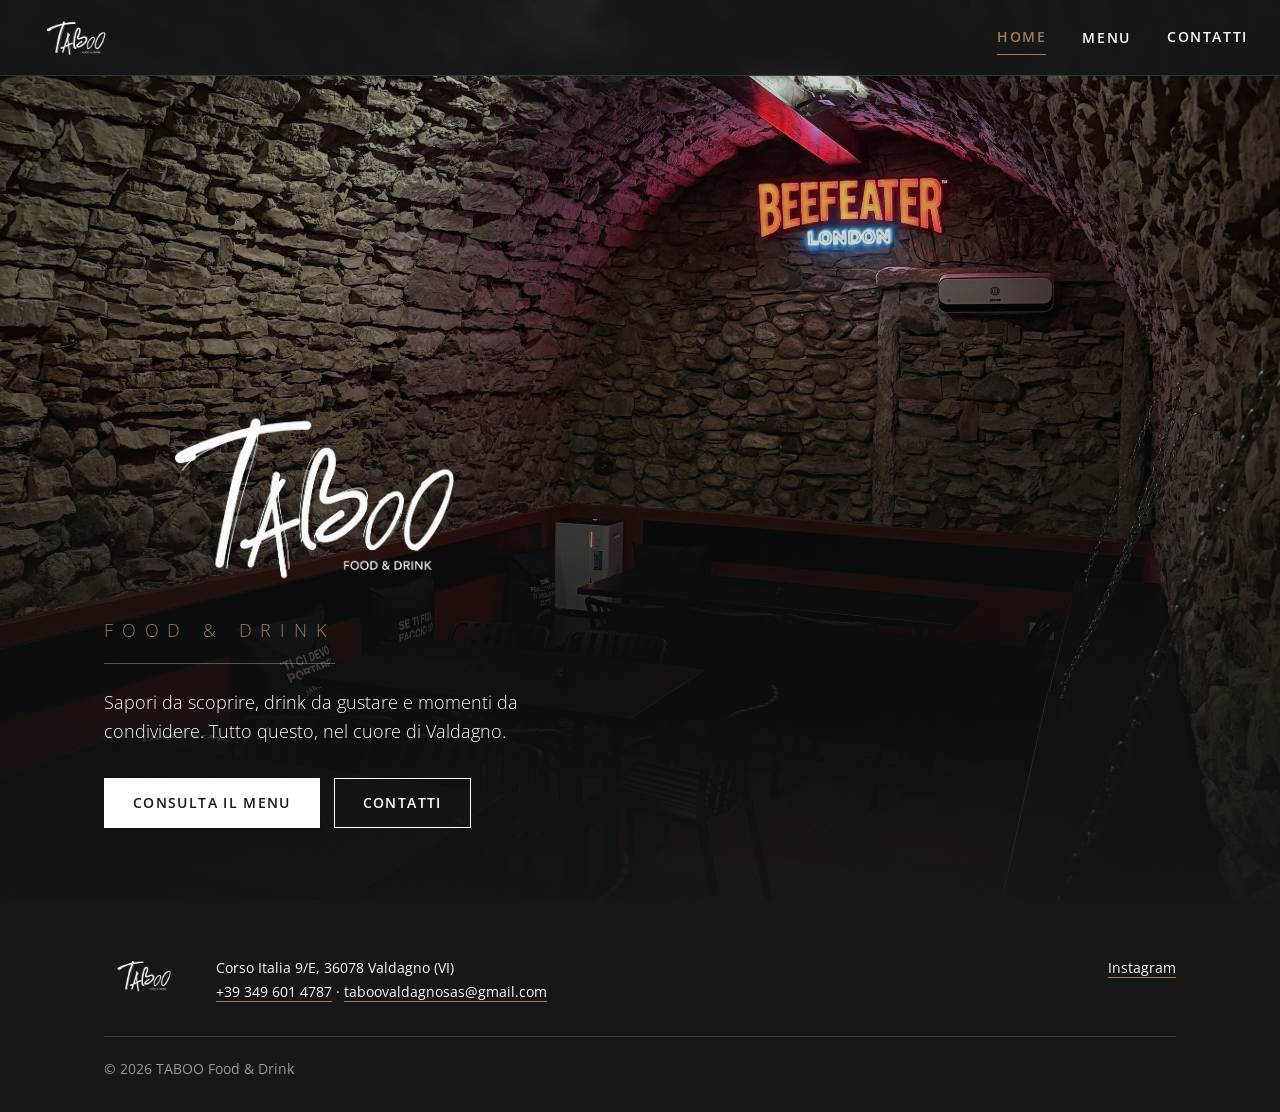
<file: index.html>
<!DOCTYPE html>
<html lang="it">
<head>
  <meta charset="UTF-8">
  <meta name="viewport" content="width=device-width, initial-scale=1">
  <title>TABOO Food & Drink | Valdagno (VI)</title>
  <meta name="description" content="TABOO Food & Drink a Valdagno (Vicenza): birre, cucina e cocktail in Corso Italia 9/E. Scopri il menu e come raggiungerci.">
  <link rel="icon" href="assets/icons/favicon.svg" type="image/svg+xml">
  <link rel="preconnect" href="https://fonts.googleapis.com">
  <link rel="preconnect" href="https://fonts.gstatic.com" crossorigin>
  <link href="https://fonts.googleapis.com/css2?family=Open+Sans:wght@300;400;600;800&display=swap" rel="stylesheet">
  <link rel="stylesheet" href="style.css">
</head>
<body data-page="home">
<a class="skip" href="#main">Vai al contenuto</a>
<!-- ============ HEADER (uguale in tutte le pagine) ============ -->
<header class="site-header">
  <a href="index.html" class="brand" aria-label="TABOO Food & Drink - Home">
    <!-- LOGO: assets/logo/logo-taboo.png (se manca compare la scritta TABOO) -->
    <img src="assets/logo/logo-taboo.png" alt="Logo TABOO Food & Drink" onerror="this.replaceWith(Object.assign(document.createElement('span'),{className:'brand-text',textContent:'TABOO'}))">
  </a>
  <button class="nav-toggle" aria-label="Apri il menu di navigazione" aria-expanded="false" aria-controls="nav"><span></span><span></span></button>
  <nav id="nav" class="nav" aria-label="Navigazione principale">
    <a href="index.html" aria-current="page">Home</a>
    <div class="has-sub">
      <a href="menu.html">Menu</a>
      <div class="sub">
        <a href="birre.html">Birre</a>
        <a href="food.html">Food</a>
        <a href="drinks.html">Drinks</a>
      </div>
    </div>
    <a href="contatti.html">Contatti</a>
  </nav>
</header>
<main id="main">
<section class="hero">
  <img class="hero-img" src="assets/images/hero-taboo.jpg" alt="Interno del locale TABOO con soffitto in pietra e insegna Beefeater" fetchpriority="high">
  <div class="hero-content">
    <img class="hero-logo" src="assets/logo/logo-taboo.png" alt="TABOO" onerror="this.replaceWith(Object.assign(document.createElement('span'),{className:'brand-text',textContent:'TABOO'}))">
    <p class="hero-sub">Food &amp; Drink</p>
    <p class="hero-intro">Sapori da scoprire, drink da gustare e momenti da condividere. Tutto questo, nel cuore di Valdagno.</p>
    <div class="hero-actions">
      <a class="btn" href="menu.html">Consulta il menu</a>
      <a class="btn btn-ghost" href="contatti.html">Contatti</a>
    </div>
  </div>
</section>
</main>
<!-- ============ FOOTER (uguale in tutte le pagine) ============ -->
<footer class="footer">
  <div class="wrap footer-in">
    <img src="assets/logo/logo-taboo.png" alt="TABOO" class="footer-logo" onerror="this.replaceWith(Object.assign(document.createElement('span'),{className:'brand-text',textContent:'TABOO'}))">
    <p>Corso Italia 9/E, 36078 Valdagno (VI)<br><a href="tel:+393496014787">+39 349 601 4787</a> · <a href="mailto:taboovaldagnosas@gmail.com">taboovaldagnosas@gmail.com</a></p>
    <p><a href="https://www.instagram.com/taboo_food.drink/" target="_blank" rel="noopener">Instagram</a> 
    <p class="copy">© <span id="year"></span> TABOO Food &amp; Drink</p>
  </div>
</footer>
<script src="script.js"></script>
</body>
</html>
</file>
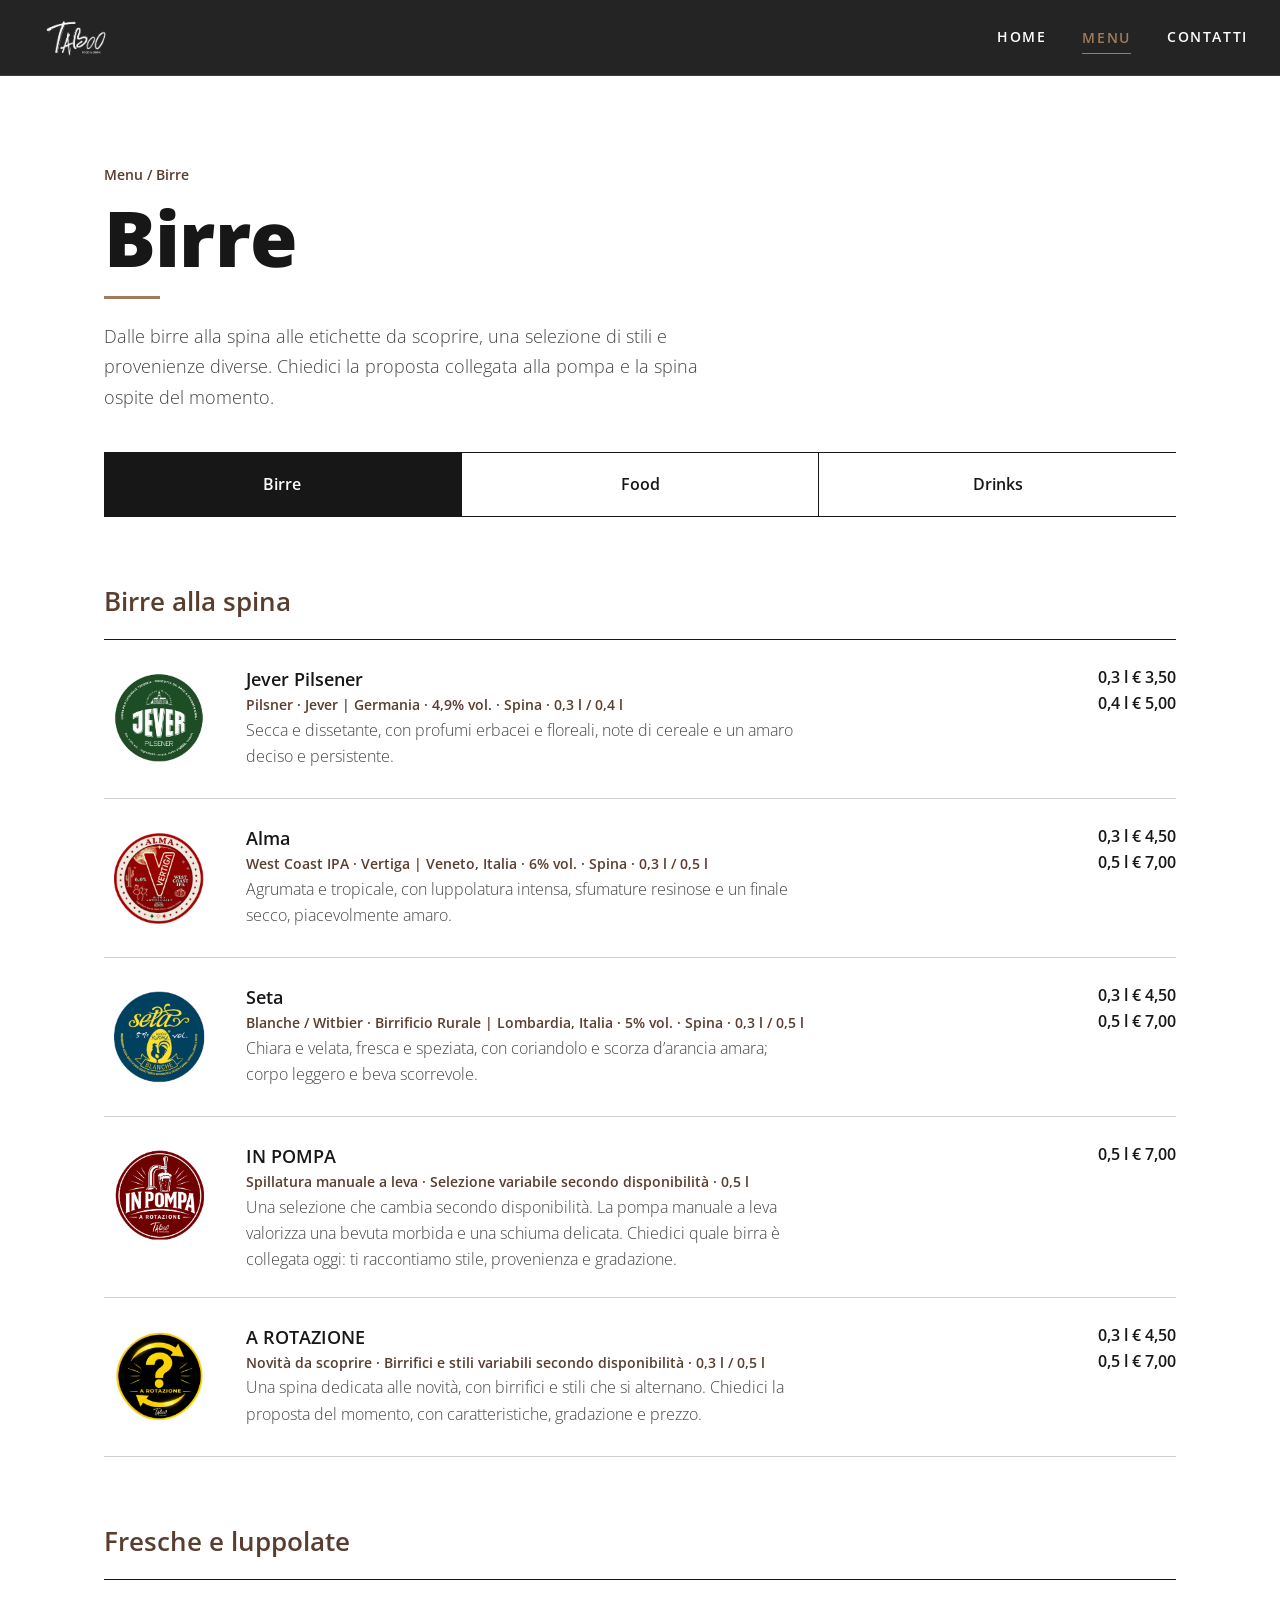
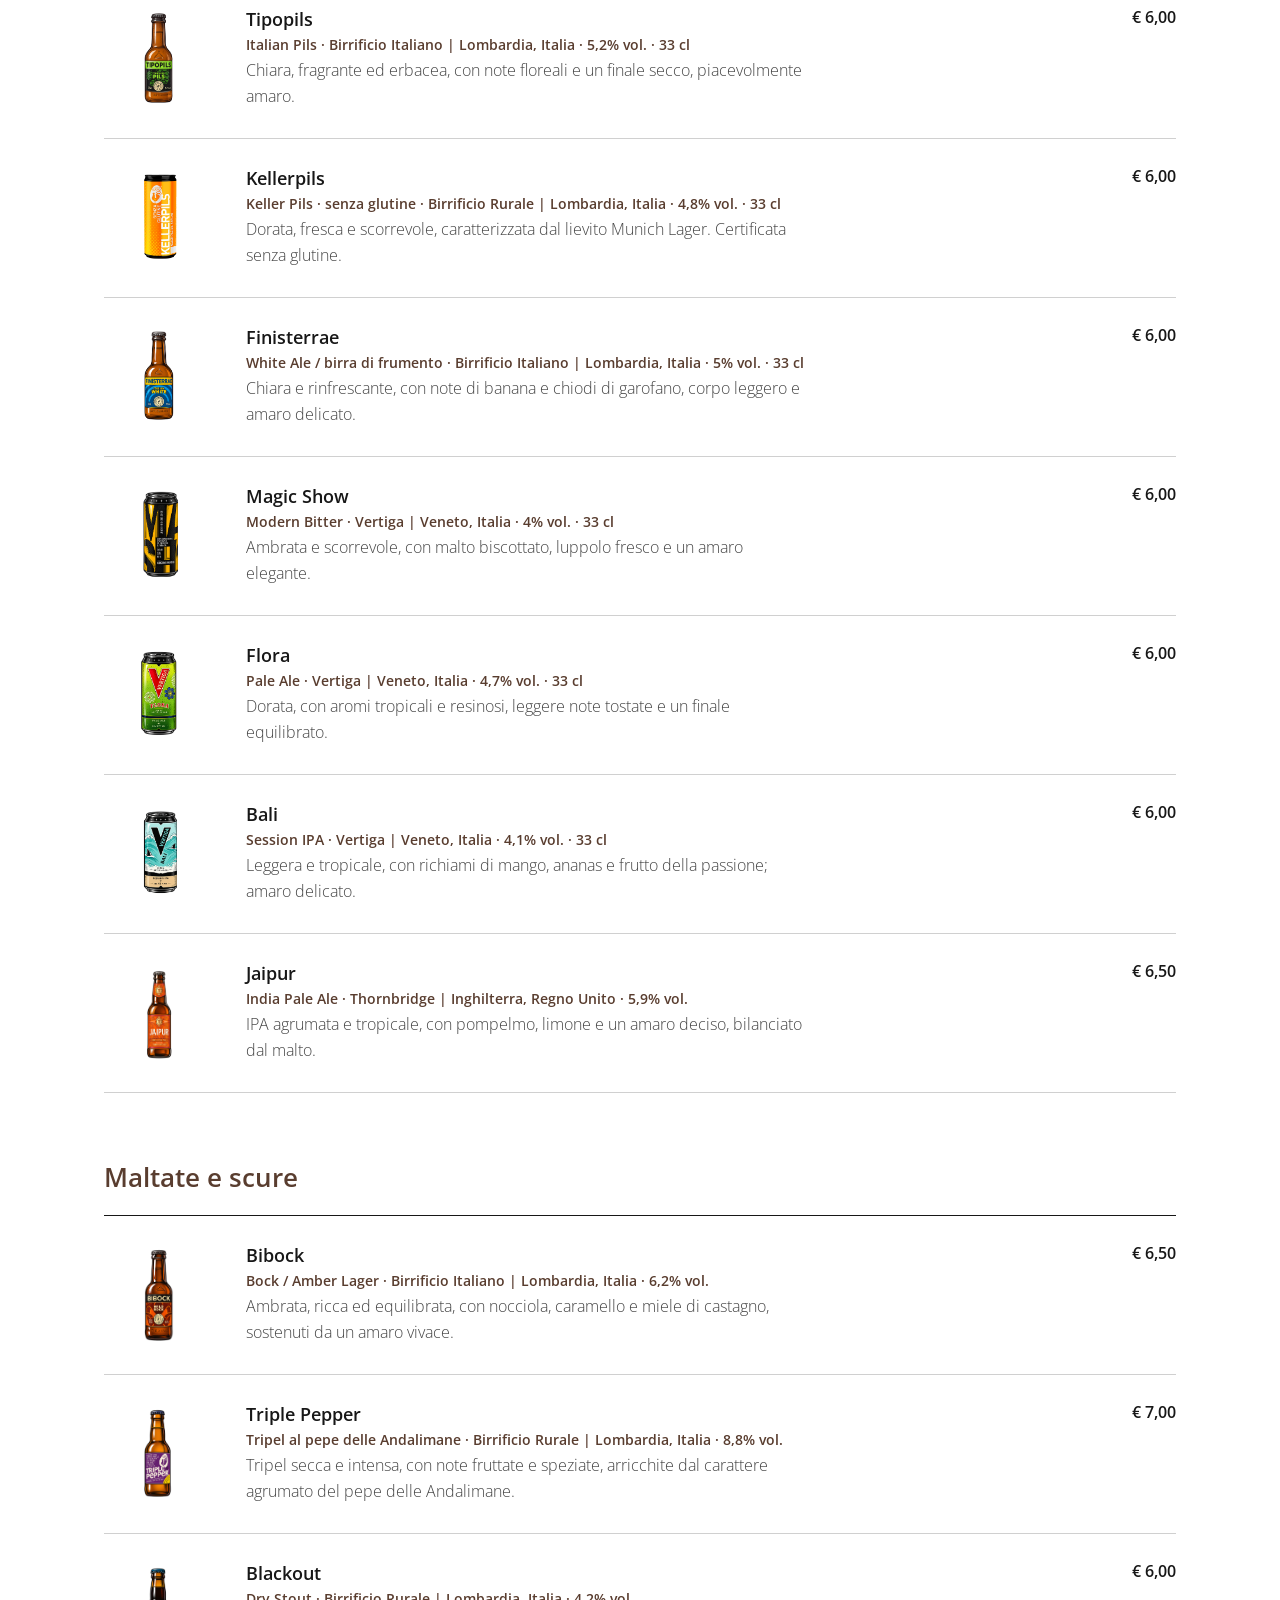
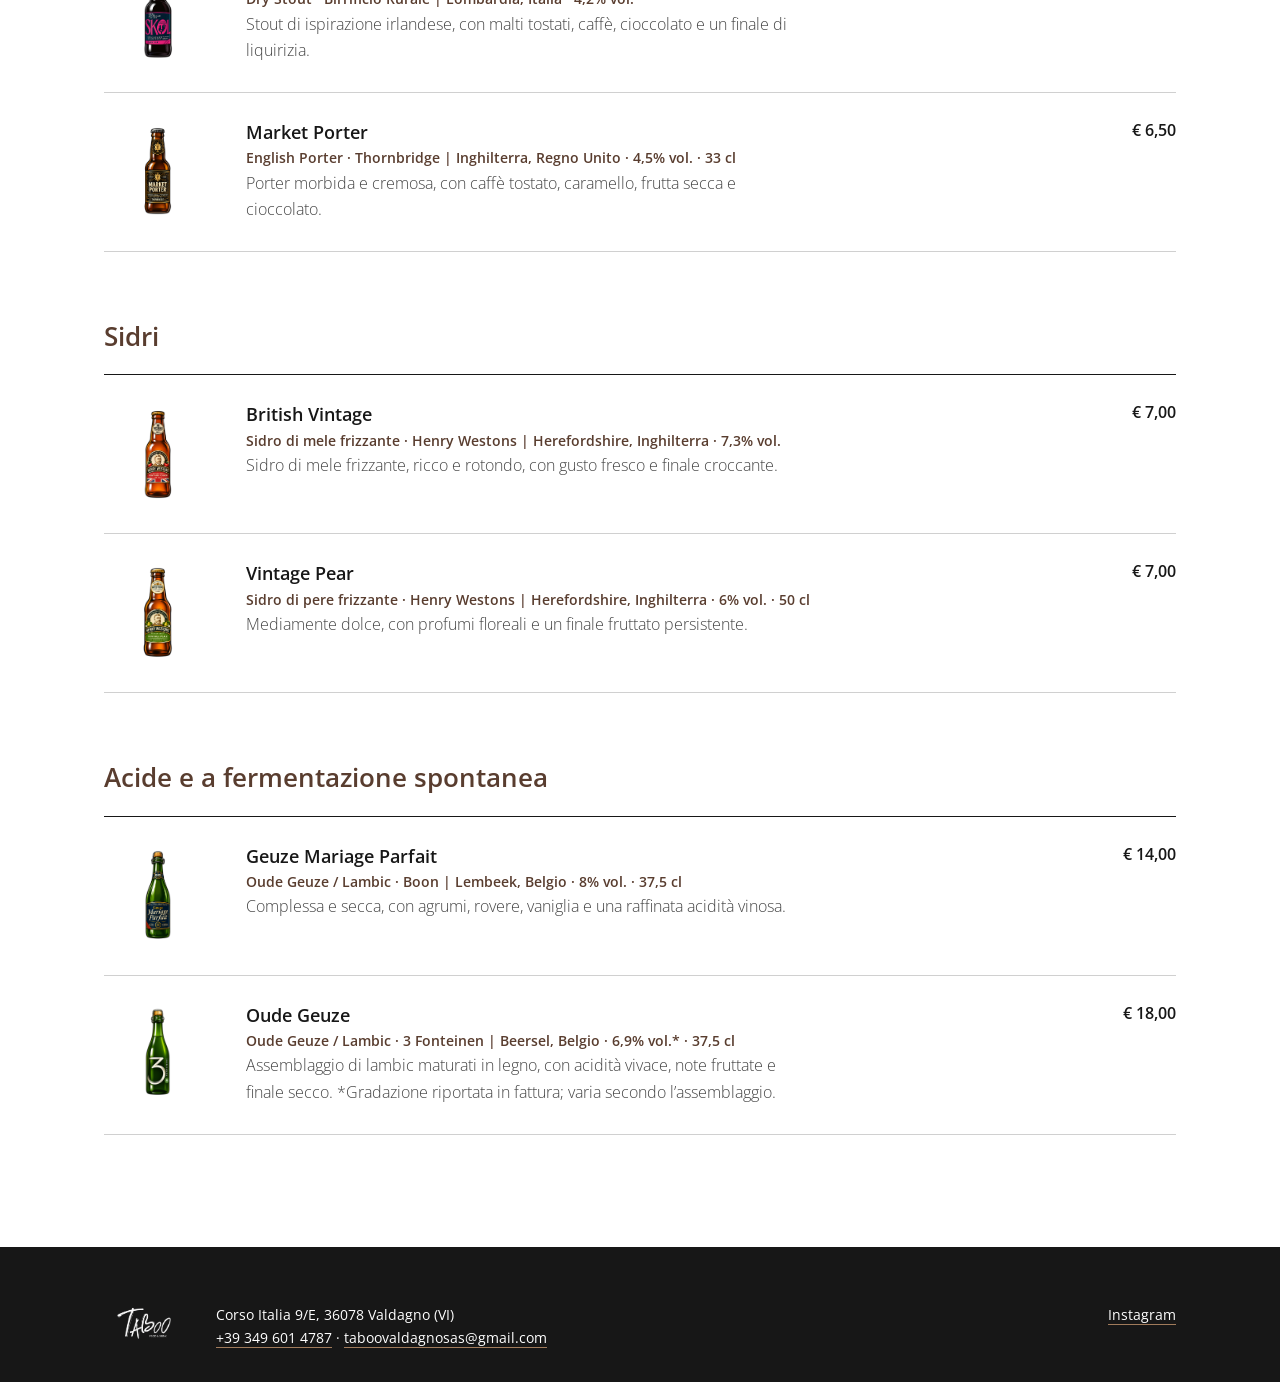
<file: birre.html>
<!DOCTYPE html>
<html lang="it">
<head>
  <meta charset="UTF-8">
  <meta name="viewport" content="width=device-width, initial-scale=1">
  <title>Birre | TABOO Food & Drink</title>
  <meta name="description" content="La selezione di birre di TABOO Food & Drink a Valdagno: tipologie, provenienza, gradazione, formato e prezzi.">
  <link rel="icon" href="assets/icons/favicon.svg" type="image/svg+xml">
  <link rel="preconnect" href="https://fonts.googleapis.com">
  <link rel="preconnect" href="https://fonts.gstatic.com" crossorigin>
  <link href="https://fonts.googleapis.com/css2?family=Open+Sans:wght@300;400;600;800&display=swap" rel="stylesheet">
  <link rel="stylesheet" href="style.css">
</head>
<body data-page="menu" data-cat="birre">
<a class="skip" href="#main">Vai al contenuto</a>
<!-- ============ HEADER (uguale in tutte le pagine) ============ -->
<header class="site-header">
  <a href="index.html" class="brand" aria-label="TABOO Food & Drink - Home">
    <!-- LOGO: assets/logo/logo-taboo.png (se manca compare la scritta TABOO) -->
    <img src="assets/logo/logo-taboo.png" alt="Logo TABOO Food & Drink" onerror="this.replaceWith(Object.assign(document.createElement('span'),{className:'brand-text',textContent:'TABOO'}))">
  </a>
  <button class="nav-toggle" aria-label="Apri il menu di navigazione" aria-expanded="false" aria-controls="nav"><span></span><span></span></button>
  <nav id="nav" class="nav" aria-label="Navigazione principale">
    <a href="index.html">Home</a>
    <div class="has-sub">
      <a href="menu.html" aria-current="page">Menu</a>
      <div class="sub">
        <a href="birre.html" aria-current="page">Birre</a>
        <a href="food.html">Food</a>
        <a href="drinks.html">Drinks</a>
      </div>
    </div>
    <a href="contatti.html">Contatti</a>
  </nav>
</header>
<main id="main">
<section class="page-head"><div class="wrap">
  <p class="crumb"><a href="menu.html">Menu</a> / Birre</p>
  <h1>Birre</h1><p class="lead" id="intro"></p>
  <div class="menu-tabs"><a href="birre.html" aria-current="page">Birre</a><a href="food.html">Food</a><a href="drinks.html">Drinks</a></div>
</div></section>
<!-- Contenuti: si modificano in script.js (oggetto MENU) -->
<section class="section"><div class="wrap" id="list"><noscript>Attiva JavaScript per vedere il menu.</noscript></div></section>
</main>
<!-- ============ FOOTER (uguale in tutte le pagine) ============ -->
<footer class="footer">
  <div class="wrap footer-in">
    <img src="assets/logo/logo-taboo.png" alt="TABOO" class="footer-logo" onerror="this.replaceWith(Object.assign(document.createElement('span'),{className:'brand-text',textContent:'TABOO'}))">
    <p>Corso Italia 9/E, 36078 Valdagno (VI)<br><a href="tel:+393496014787">+39 349 601 4787</a> · <a href="mailto:taboovaldagnosas@gmail.com">taboovaldagnosas@gmail.com</a></p>
    <p><a href="https://www.instagram.com/taboo_food.drink/" target="_blank" rel="noopener">Instagram</a> 
  </div>
</footer>
<script src="script.js"></script>
</body>
</html>
</file>
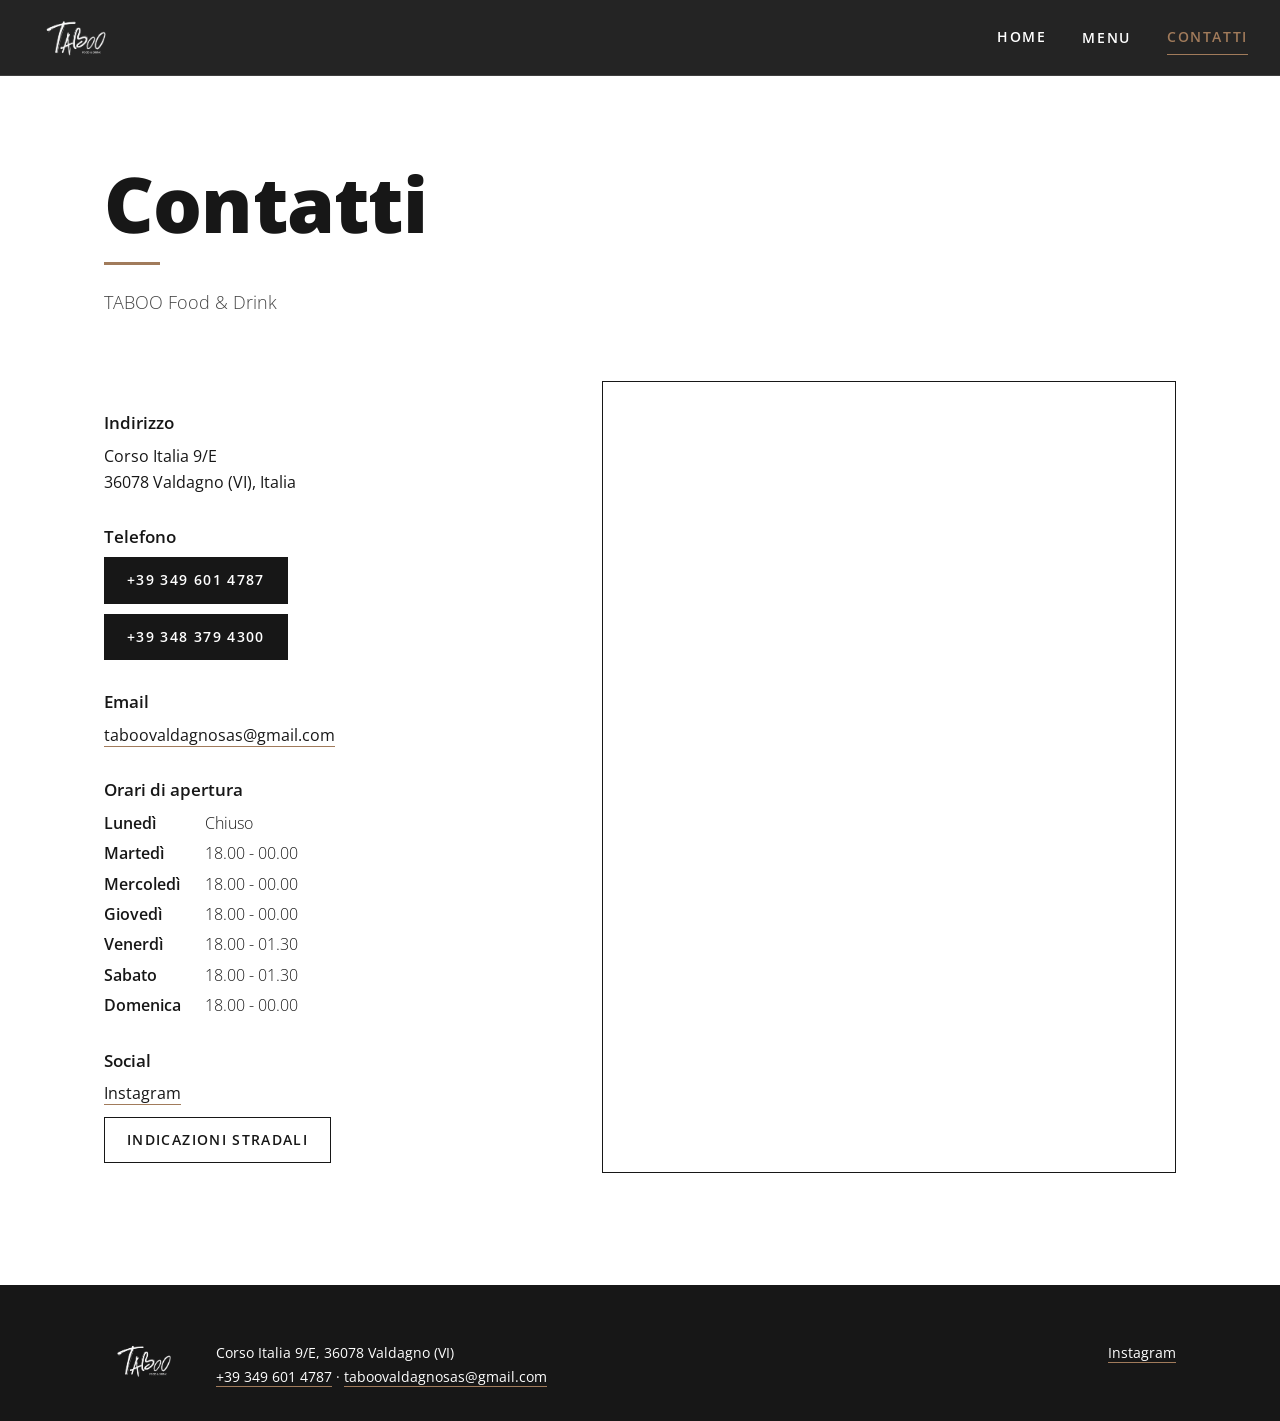
<file: contatti.html>
<!DOCTYPE html>
<html lang="it">
<head>
  <meta charset="UTF-8">
  <meta name="viewport" content="width=device-width, initial-scale=1">
  <title>Contatti | TABOO Food & Drink</title>
  <meta name="description" content="Contatti e indicazioni per raggiungere TABOO Food & Drink in Corso Italia 9/E, Valdagno (VI). Telefono, email, orari e mappa.">
  <link rel="icon" href="assets/icons/favicon.svg" type="image/svg+xml">
  <link rel="preconnect" href="https://fonts.googleapis.com">
  <link rel="preconnect" href="https://fonts.gstatic.com" crossorigin>
  <link href="https://fonts.googleapis.com/css2?family=Open+Sans:wght@300;400;600;800&display=swap" rel="stylesheet">
  <link rel="stylesheet" href="style.css">
</head>
<body data-page="contatti">
<a class="skip" href="#main">Vai al contenuto</a>
<!-- ============ HEADER (uguale in tutte le pagine) ============ -->
<header class="site-header">
  <a href="index.html" class="brand" aria-label="TABOO Food & Drink - Home">
    <!-- LOGO: assets/logo/logo-taboo.png (se manca compare la scritta TABOO) -->
    <img src="assets/logo/logo-taboo.png" alt="Logo TABOO Food & Drink" onerror="this.replaceWith(Object.assign(document.createElement('span'),{className:'brand-text',textContent:'TABOO'}))">
  </a>
  <button class="nav-toggle" aria-label="Apri il menu di navigazione" aria-expanded="false" aria-controls="nav"><span></span><span></span></button>
  <nav id="nav" class="nav" aria-label="Navigazione principale">
    <a href="index.html">Home</a>
    <div class="has-sub">
      <a href="menu.html">Menu</a>
      <div class="sub">
        <a href="birre.html">Birre</a>
        <a href="food.html">Food</a>
        <a href="drinks.html">Drinks</a>
      </div>
    </div>
    <a href="contatti.html" aria-current="page">Contatti</a>
  </nav>
</header>
<main id="main">
<section class="page-head"><div class="wrap"><h1>Contatti</h1><p class="lead">TABOO Food &amp; Drink</p></div></section>
<section class="section"><div class="wrap contact-grid">
  <div class="contact-info">
    <h3>Indirizzo</h3>
    <p>Corso Italia 9/E<br>36078 Valdagno (VI), Italia</p>
    <h3>Telefono</h3>
    <p><a class="btn" href="tel:+393496014787">+39 349 601 4787</a></p>
    <p><a class="btn" href="tel:+393483794300">+39 348 379 4300</a></p>
    <h3>Email</h3>
    <p><a class="link" href="mailto:taboovaldagnosas@gmail.com">taboovaldagnosas@gmail.com</a></p>
    <h3>Orari di apertura</h3>
    <!-- Orari di apertura -->
    <dl class="hours">
      <dt>Lunedì</dt><dd>Chiuso</dd>
      <dt>Martedì</dt><dd>18.00 - 00.00</dd>
      <dt>Mercoledì</dt><dd>18.00 - 00.00</dd>
      <dt>Giovedì</dt><dd>18.00 - 00.00</dd>
      <dt>Venerdì</dt><dd>18.00 - 01.30</dd>
      <dt>Sabato</dt><dd>18.00 - 01.30</dd>
      <dt>Domenica</dt><dd>18.00 - 00.00</dd>
    </dl>
    <h3>Social</h3>
    <!-- SOCIAL: inserisci gli URL reali (anche nel footer di ogni pagina) -->
    <p><a class="link" href="https://www.instagram.com/taboo_food.drink/" target="_blank" rel="noopener">Instagram</a> 
    <p><a class="btn btn-ghost-dark" href="https://www.google.com/maps/place/Taboo+Food+%26+Drink/@45.6460351,11.2902001,15z/data=!3m1!4b1!4m6!3m5!1s0x477f4d4a5133f5af:0xad310c2b88bcc9ff!8m2!3d45.6460356!4d11.3004998!16s%2Fg%2F11h037cg6r?entry=ttu&g_ep=EgoyMDI2MTExNi4wIKXMDSoASAFQAw%3D%3D" target="_blank" rel="noopener">Indicazioni stradali</a></p>
  </div>
  <div class="map"><iframe title="Mappa di TABOO Food & Drink" loading="lazy" referrerpolicy="no-referrer-when-downgrade" src="https://www.google.com/maps?q=Corso+Italia+9/E,+36078+Valdagno+VI&output=embed"></iframe></div>
</div></section>
</main>
<!-- ============ FOOTER (uguale in tutte le pagine) ============ -->
<footer class="footer">
  <div class="wrap footer-in">
    <img src="assets/logo/logo-taboo.png" alt="TABOO" class="footer-logo" onerror="this.replaceWith(Object.assign(document.createElement('span'),{className:'brand-text',textContent:'TABOO'}))">
    <p>Corso Italia 9/E, 36078 Valdagno (VI)<br><a href="tel:+393496014787">+39 349 601 4787</a> · <a href="mailto:taboovaldagnosas@gmail.com">taboovaldagnosas@gmail.com</a></p>
    <p><a href="https://www.instagram.com/taboo_food.drink/" target="_blank" rel="noopener">Instagram</a> 
  </div>
</footer>
<script src="script.js"></script>
</body>
</html>
</file>
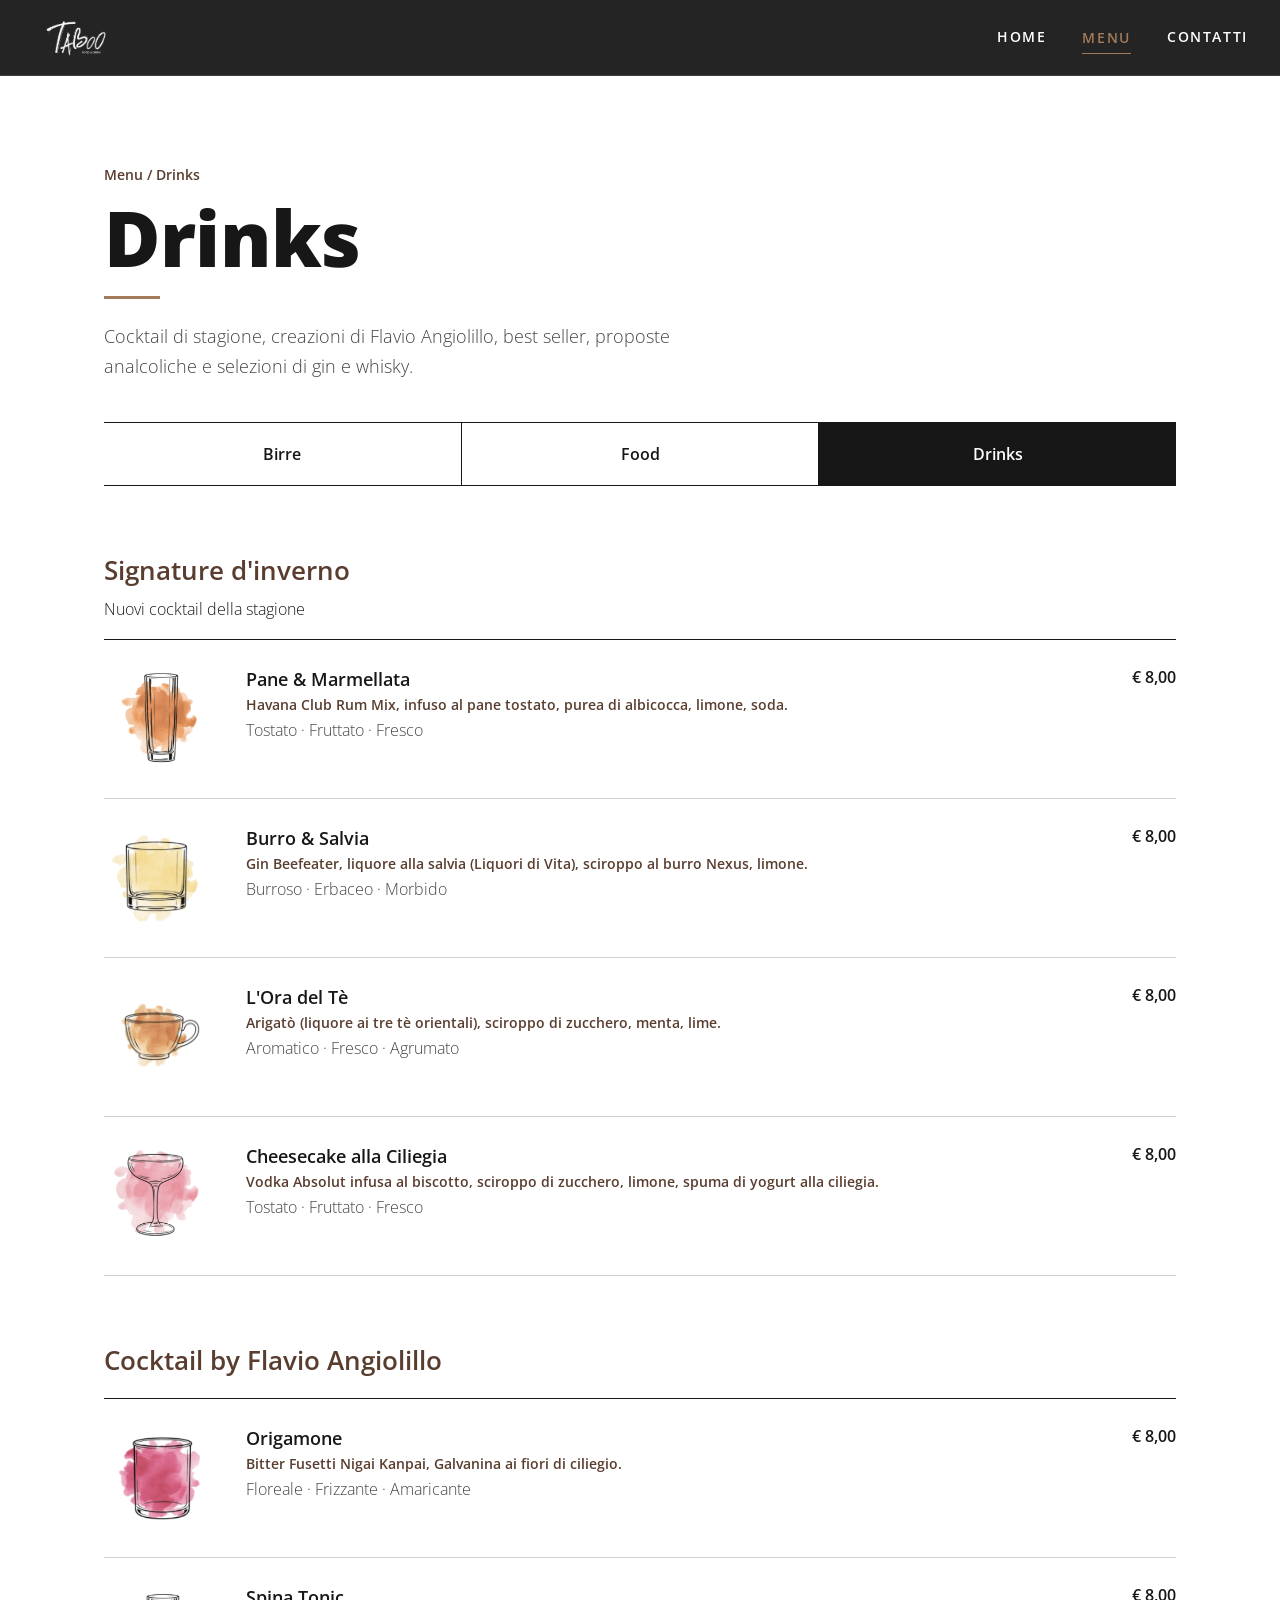
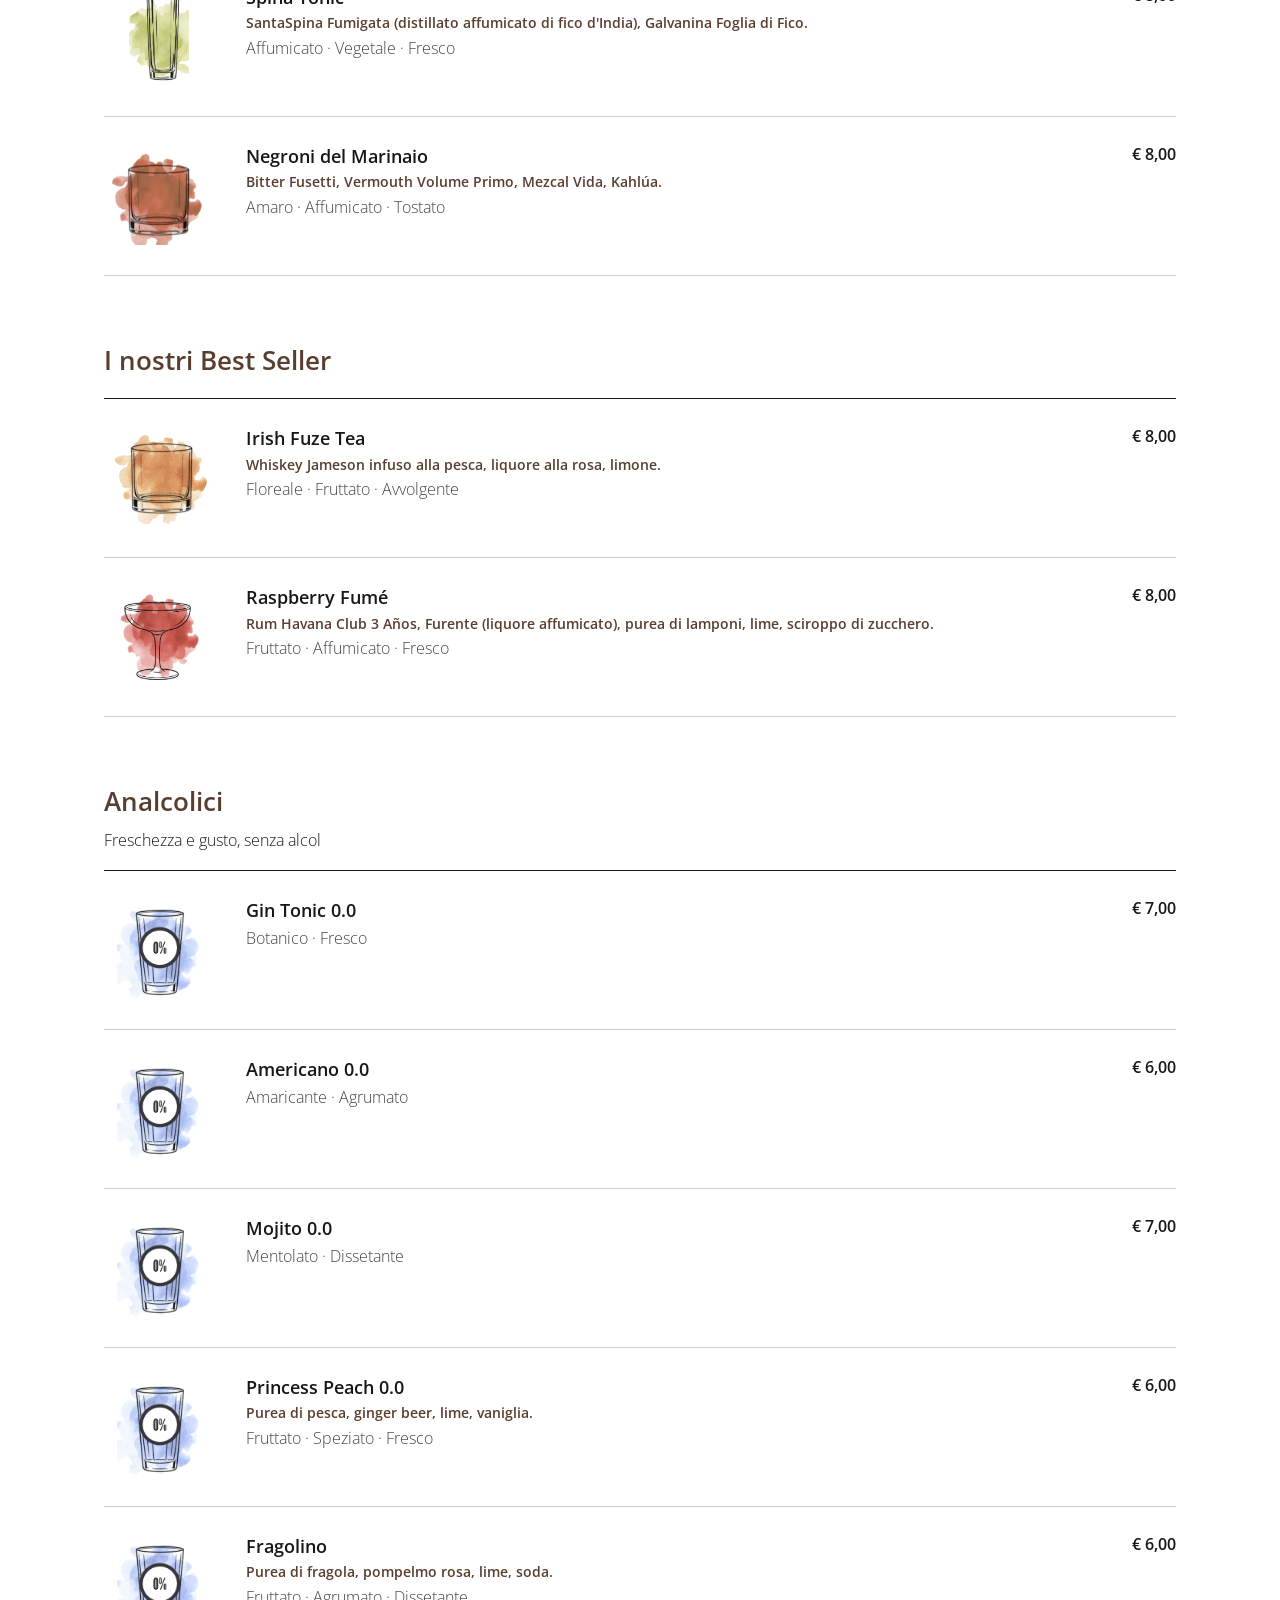
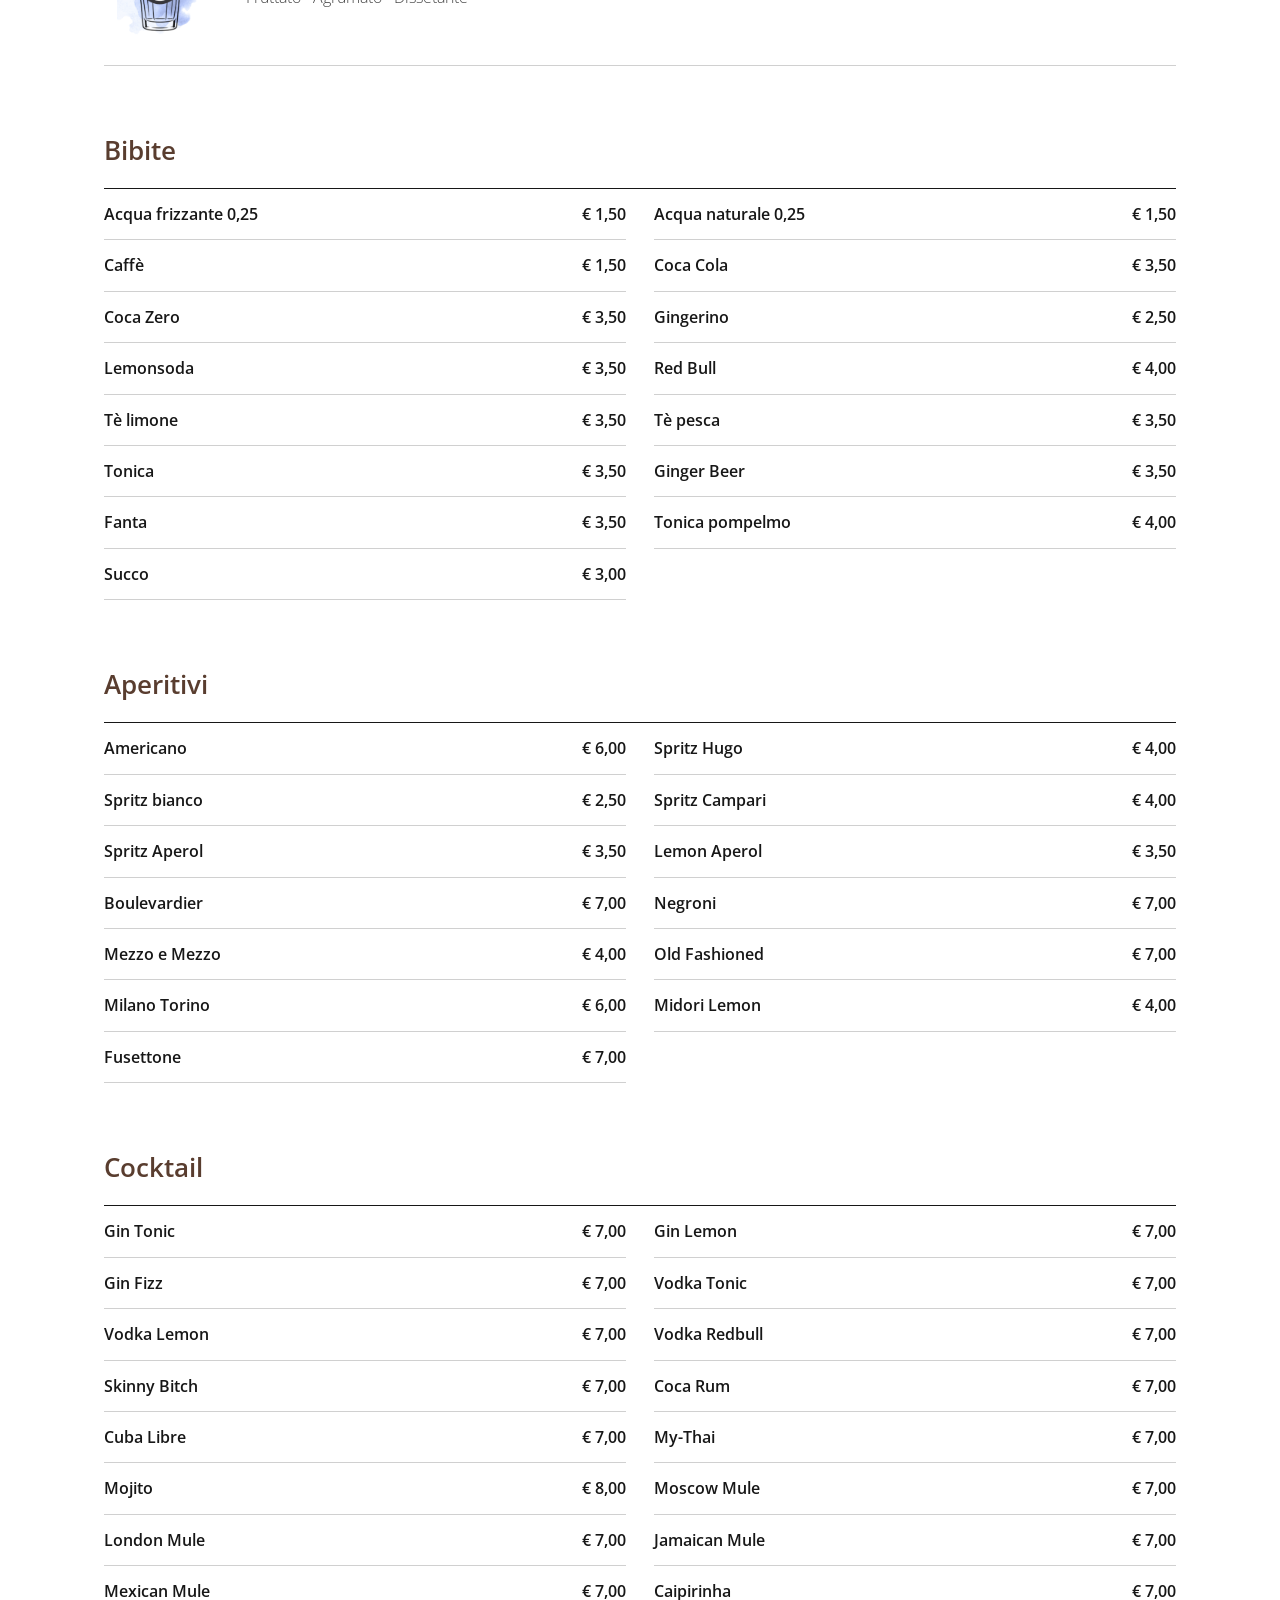
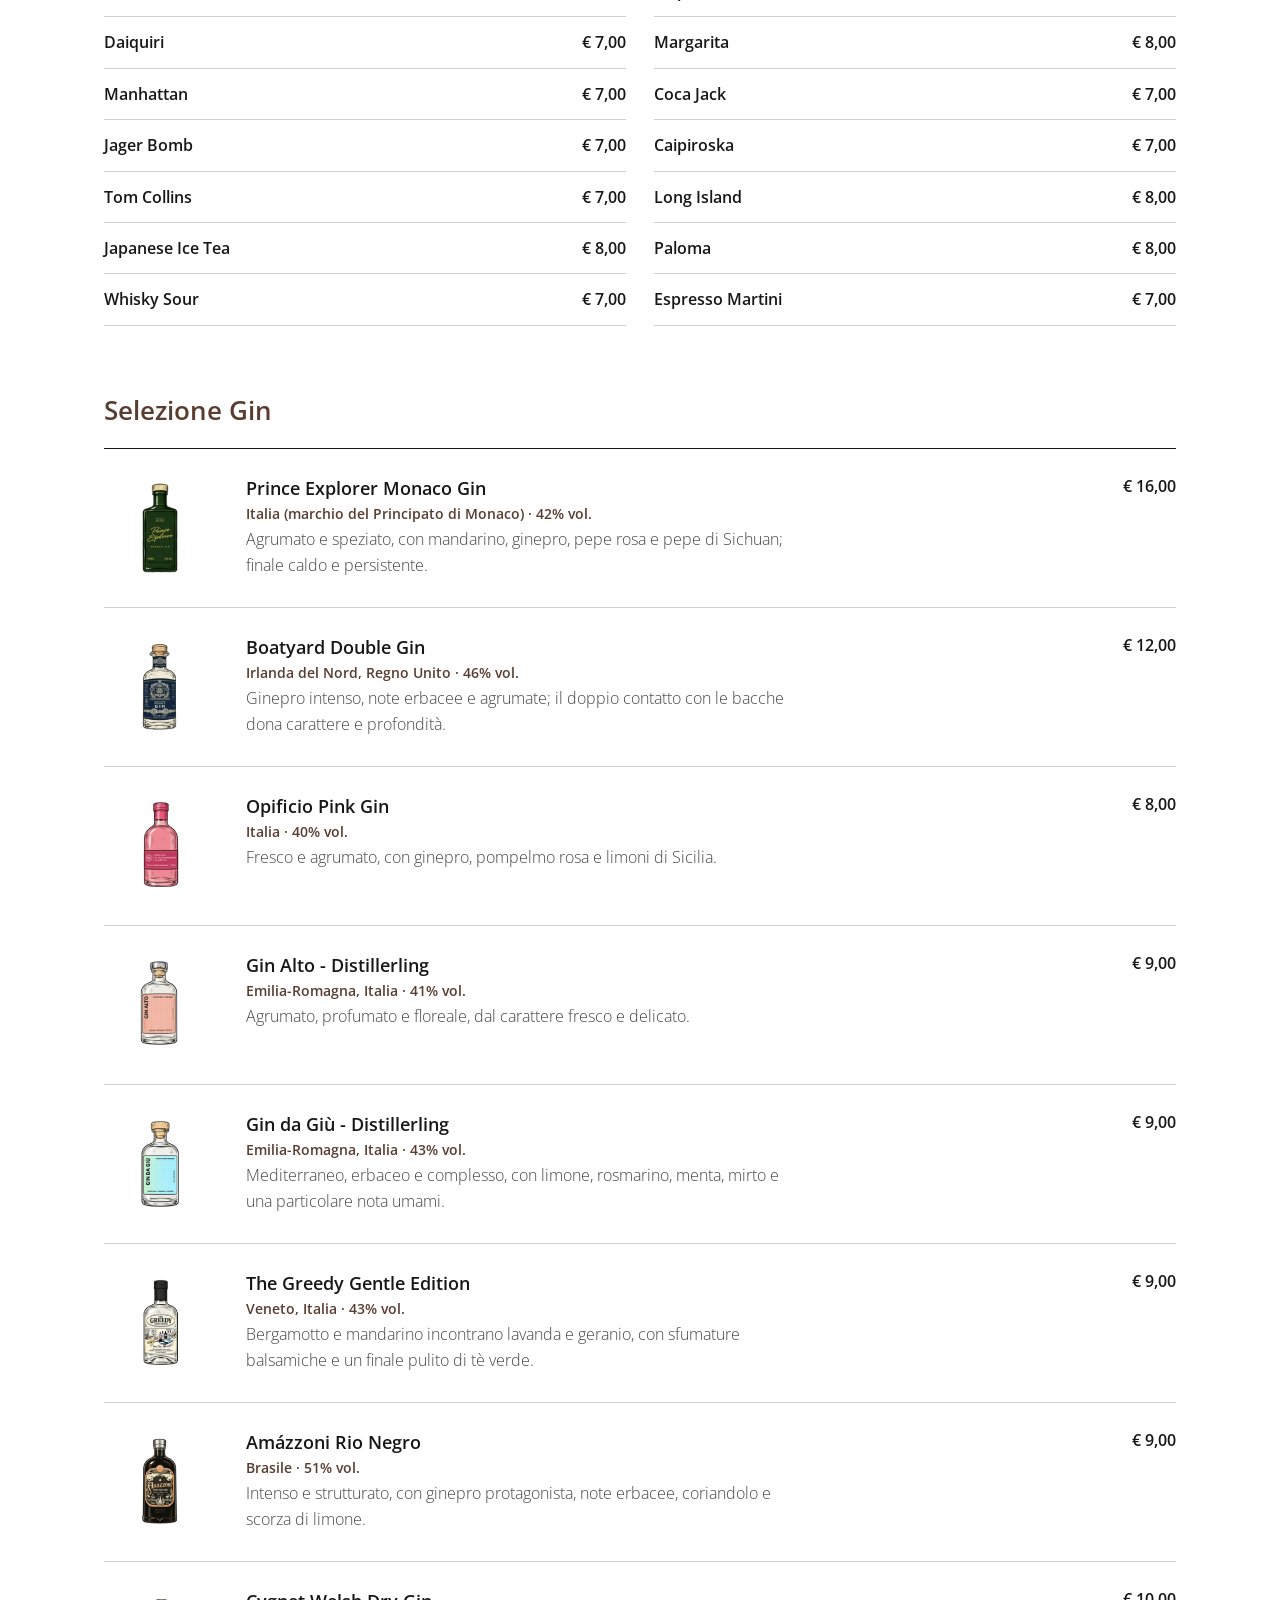
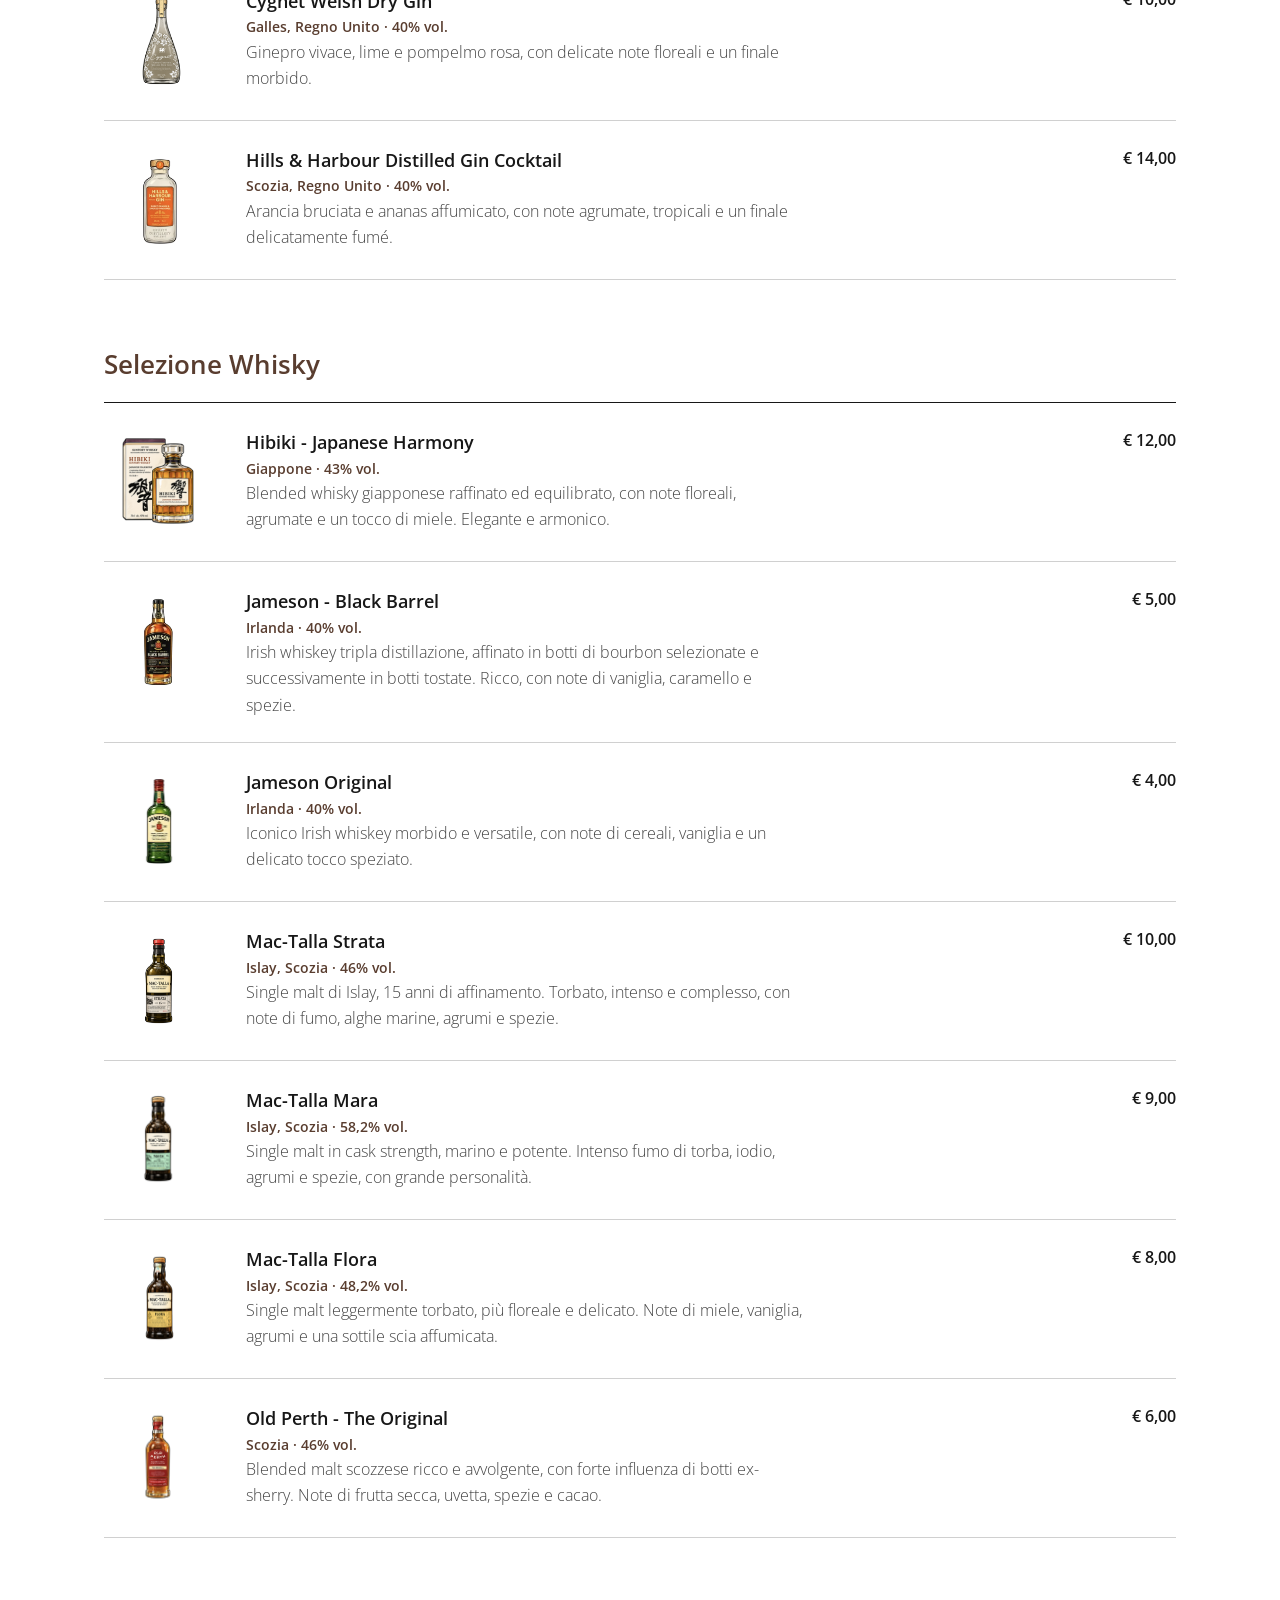
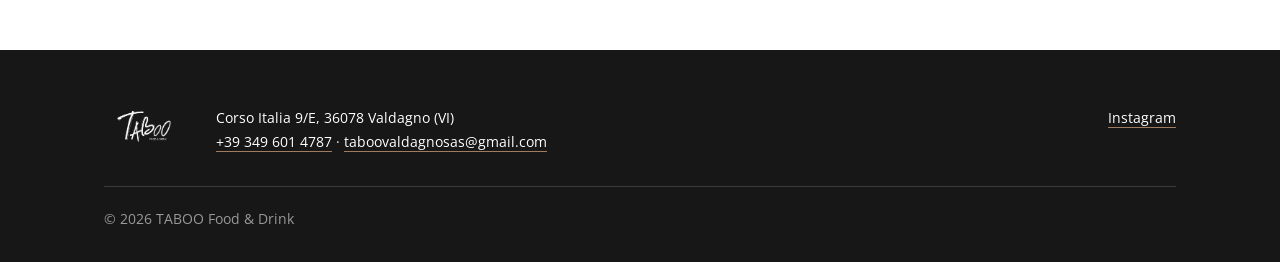
<file: drinks.html>
<!DOCTYPE html>
<html lang="it">
<head>
  <meta charset="UTF-8">
  <meta name="viewport" content="width=device-width, initial-scale=1">
  <title>Drinks | TABOO Food & Drink</title>
  <meta name="description" content="Cocktail classici, signature e analcolici di TABOO Food & Drink a Valdagno.">
  <link rel="icon" href="assets/icons/favicon.svg" type="image/svg+xml">
  <link rel="preconnect" href="https://fonts.googleapis.com">
  <link rel="preconnect" href="https://fonts.gstatic.com" crossorigin>
  <link href="https://fonts.googleapis.com/css2?family=Open+Sans:wght@300;400;600;800&display=swap" rel="stylesheet">
  <link rel="stylesheet" href="style.css">
</head>
<body data-page="menu" data-cat="drinks">
<a class="skip" href="#main">Vai al contenuto</a>
<!-- ============ HEADER (uguale in tutte le pagine) ============ -->
<header class="site-header">
  <a href="index.html" class="brand" aria-label="TABOO Food & Drink - Home">
    <!-- LOGO: assets/logo/logo-taboo.png (se manca compare la scritta TABOO) -->
    <img src="assets/logo/logo-taboo.png" alt="Logo TABOO Food & Drink" onerror="this.replaceWith(Object.assign(document.createElement('span'),{className:'brand-text',textContent:'TABOO'}))">
  </a>
  <button class="nav-toggle" aria-label="Apri il menu di navigazione" aria-expanded="false" aria-controls="nav"><span></span><span></span></button>
  <nav id="nav" class="nav" aria-label="Navigazione principale">
    <a href="index.html">Home</a>
    <div class="has-sub">
      <a href="menu.html" aria-current="page">Menu</a>
      <div class="sub">
        <a href="birre.html">Birre</a>
        <a href="food.html">Food</a>
        <a href="drinks.html" aria-current="page">Drinks</a>
      </div>
    </div>
    <a href="contatti.html">Contatti</a>
  </nav>
</header>
<main id="main">
<section class="page-head"><div class="wrap">
  <p class="crumb"><a href="menu.html">Menu</a> / Drinks</p>
  <h1>Drinks</h1><p class="lead" id="intro"></p>
  <div class="menu-tabs"><a href="birre.html">Birre</a><a href="food.html">Food</a><a href="drinks.html" aria-current="page">Drinks</a></div>
</div></section>
<!-- Contenuti: si modificano in script.js (oggetto MENU) -->
<section class="section"><div class="wrap" id="list"><noscript>Attiva JavaScript per vedere il menu.</noscript></div></section>
</main>
<!-- ============ FOOTER (uguale in tutte le pagine) ============ -->
<footer class="footer">
  <div class="wrap footer-in">
    <img src="assets/logo/logo-taboo.png" alt="TABOO" class="footer-logo" onerror="this.replaceWith(Object.assign(document.createElement('span'),{className:'brand-text',textContent:'TABOO'}))">
    <p>Corso Italia 9/E, 36078 Valdagno (VI)<br><a href="tel:+393496014787">+39 349 601 4787</a> · <a href="mailto:taboovaldagnosas@gmail.com">taboovaldagnosas@gmail.com</a></p>
    <p><a href="https://www.instagram.com/taboo_food.drink/" target="_blank" rel="noopener">Instagram</a> 
    <p class="copy">© <span id="year"></span> TABOO Food &amp; Drink</p>
  </div>
</footer>
<script src="script.js"></script>
</body>
</html>
</file>
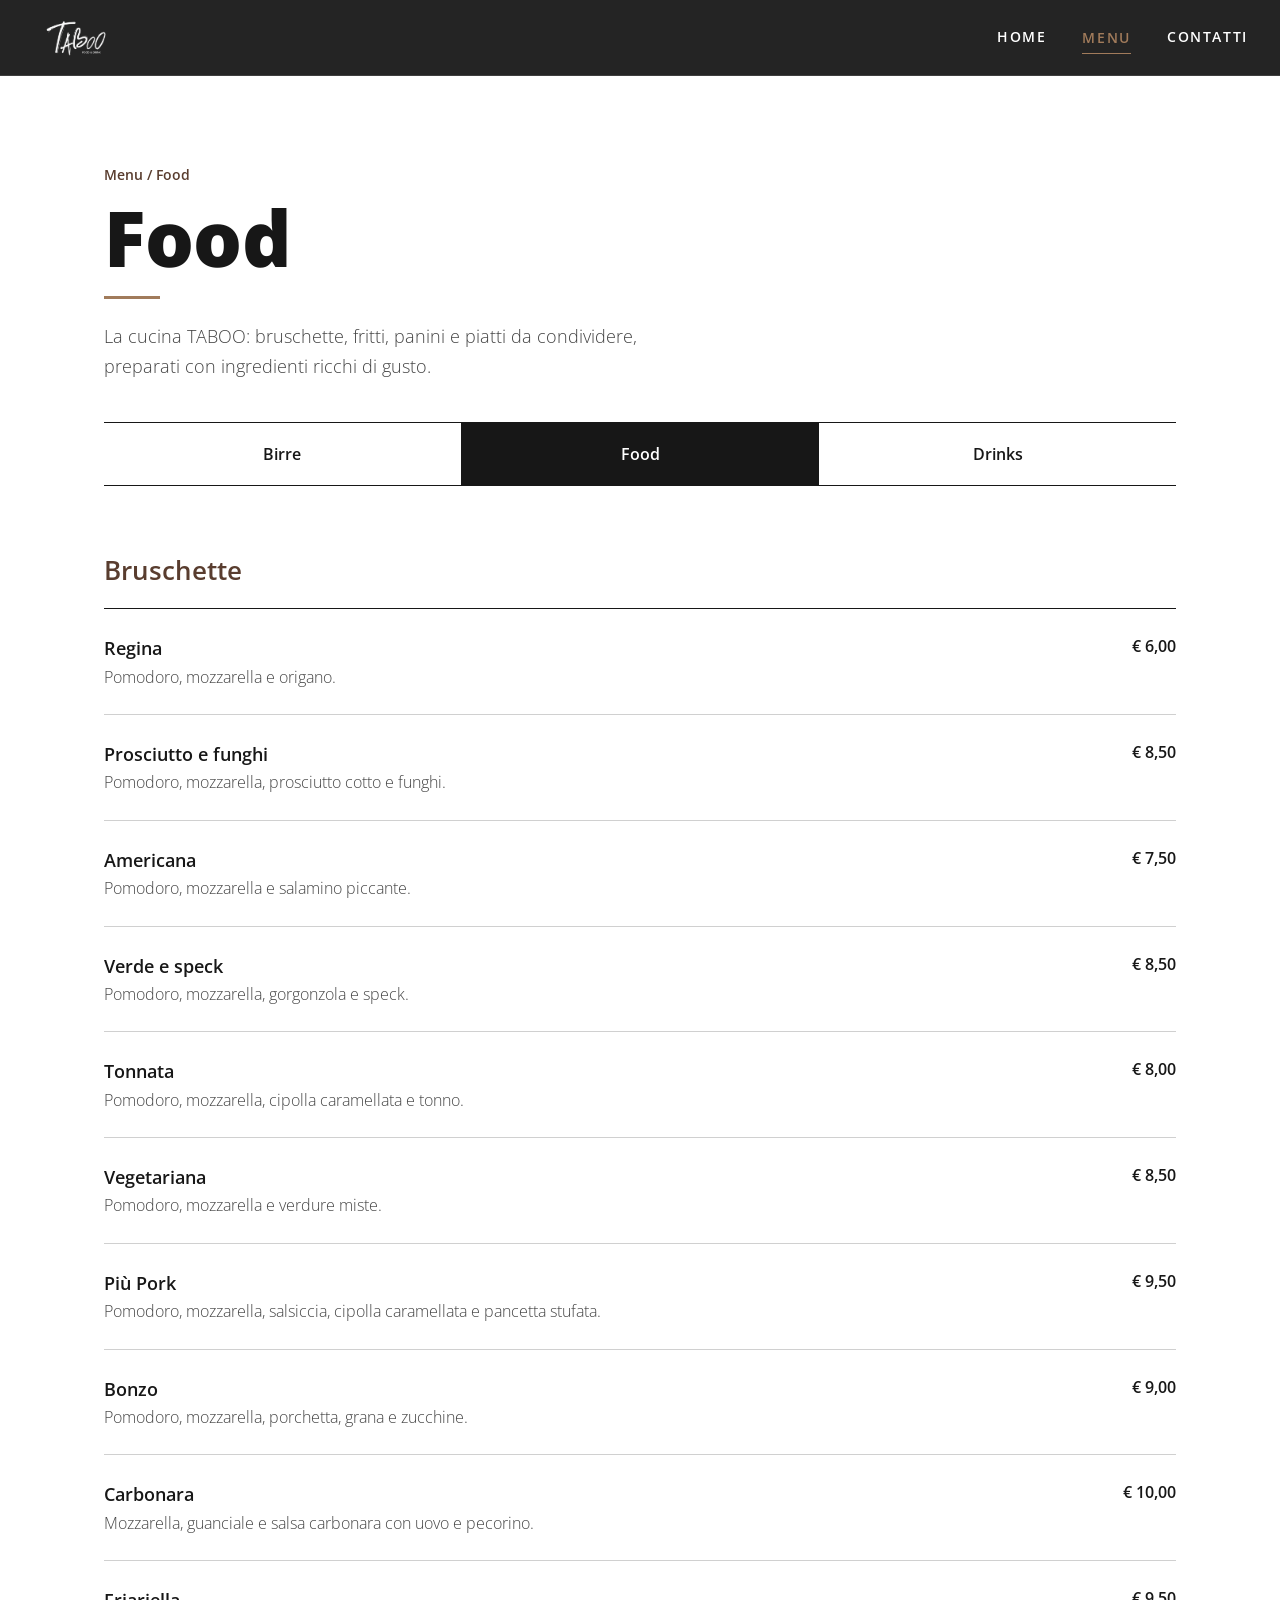
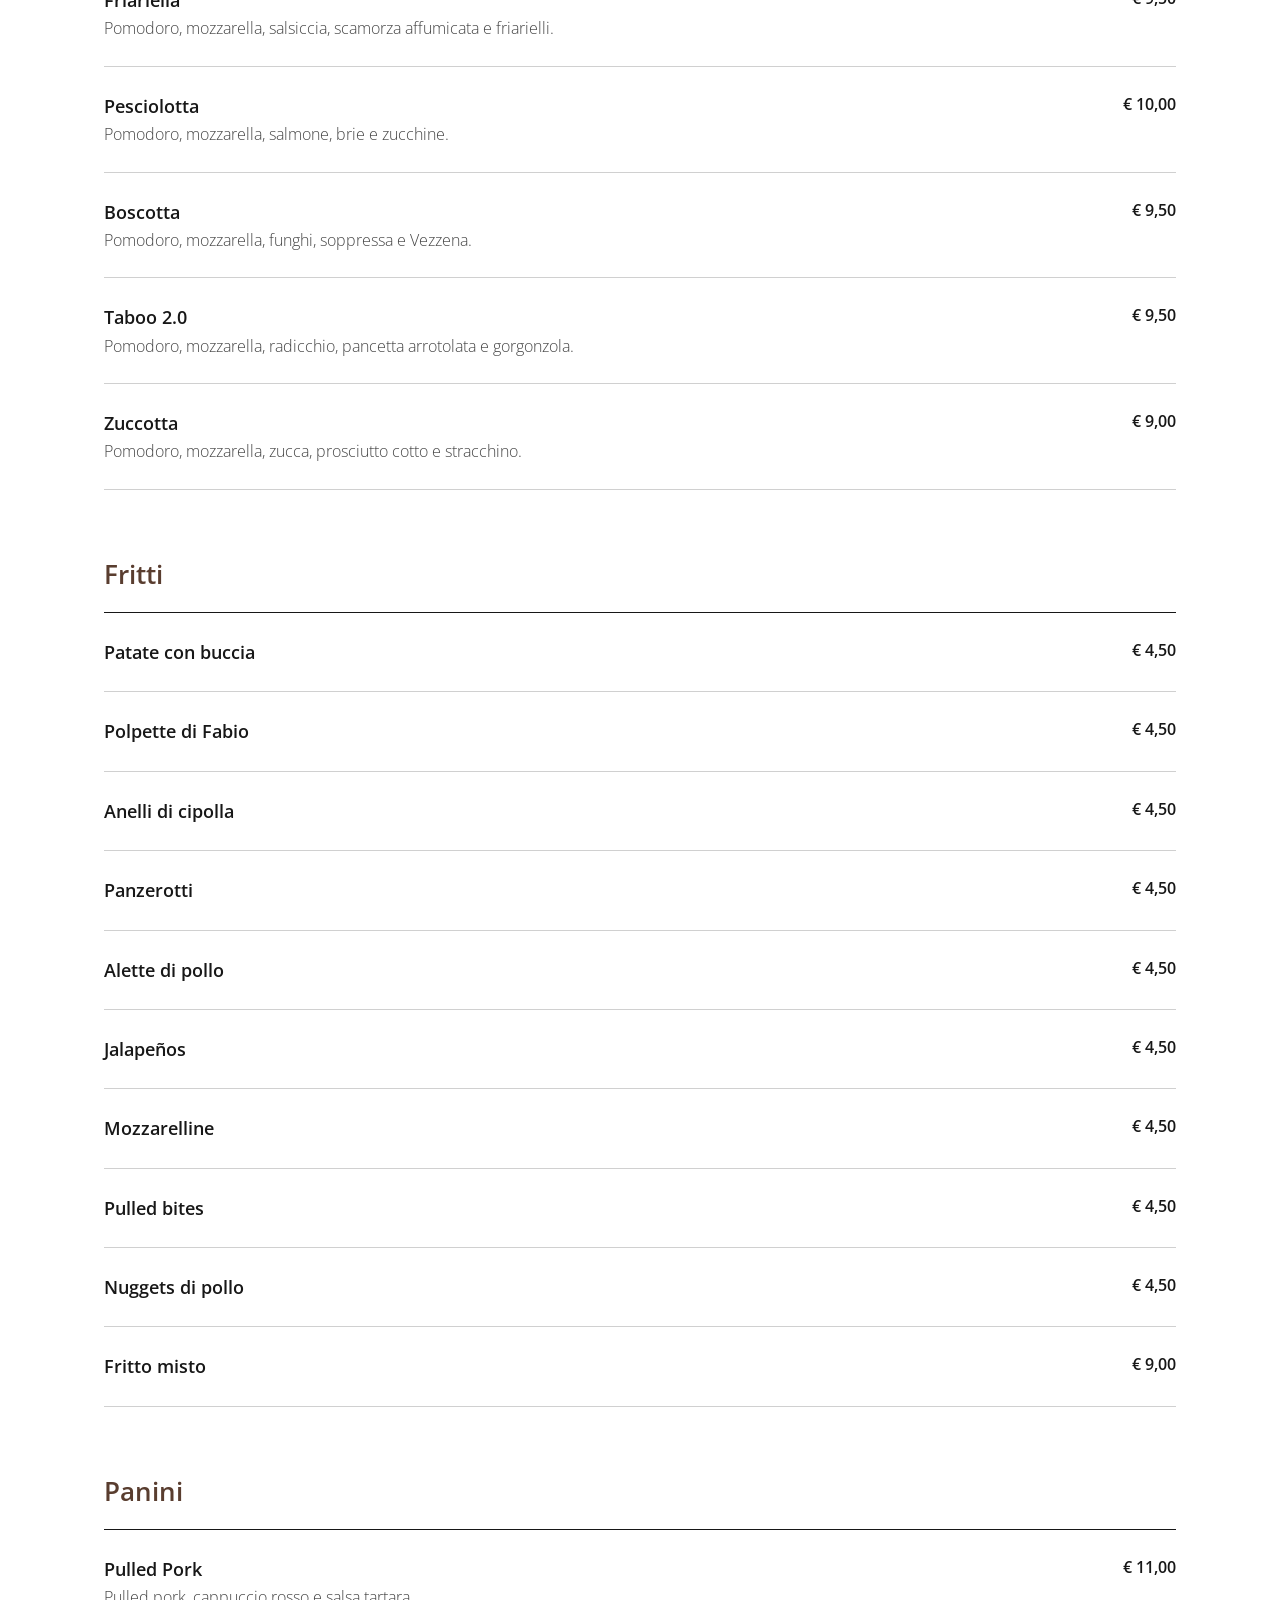
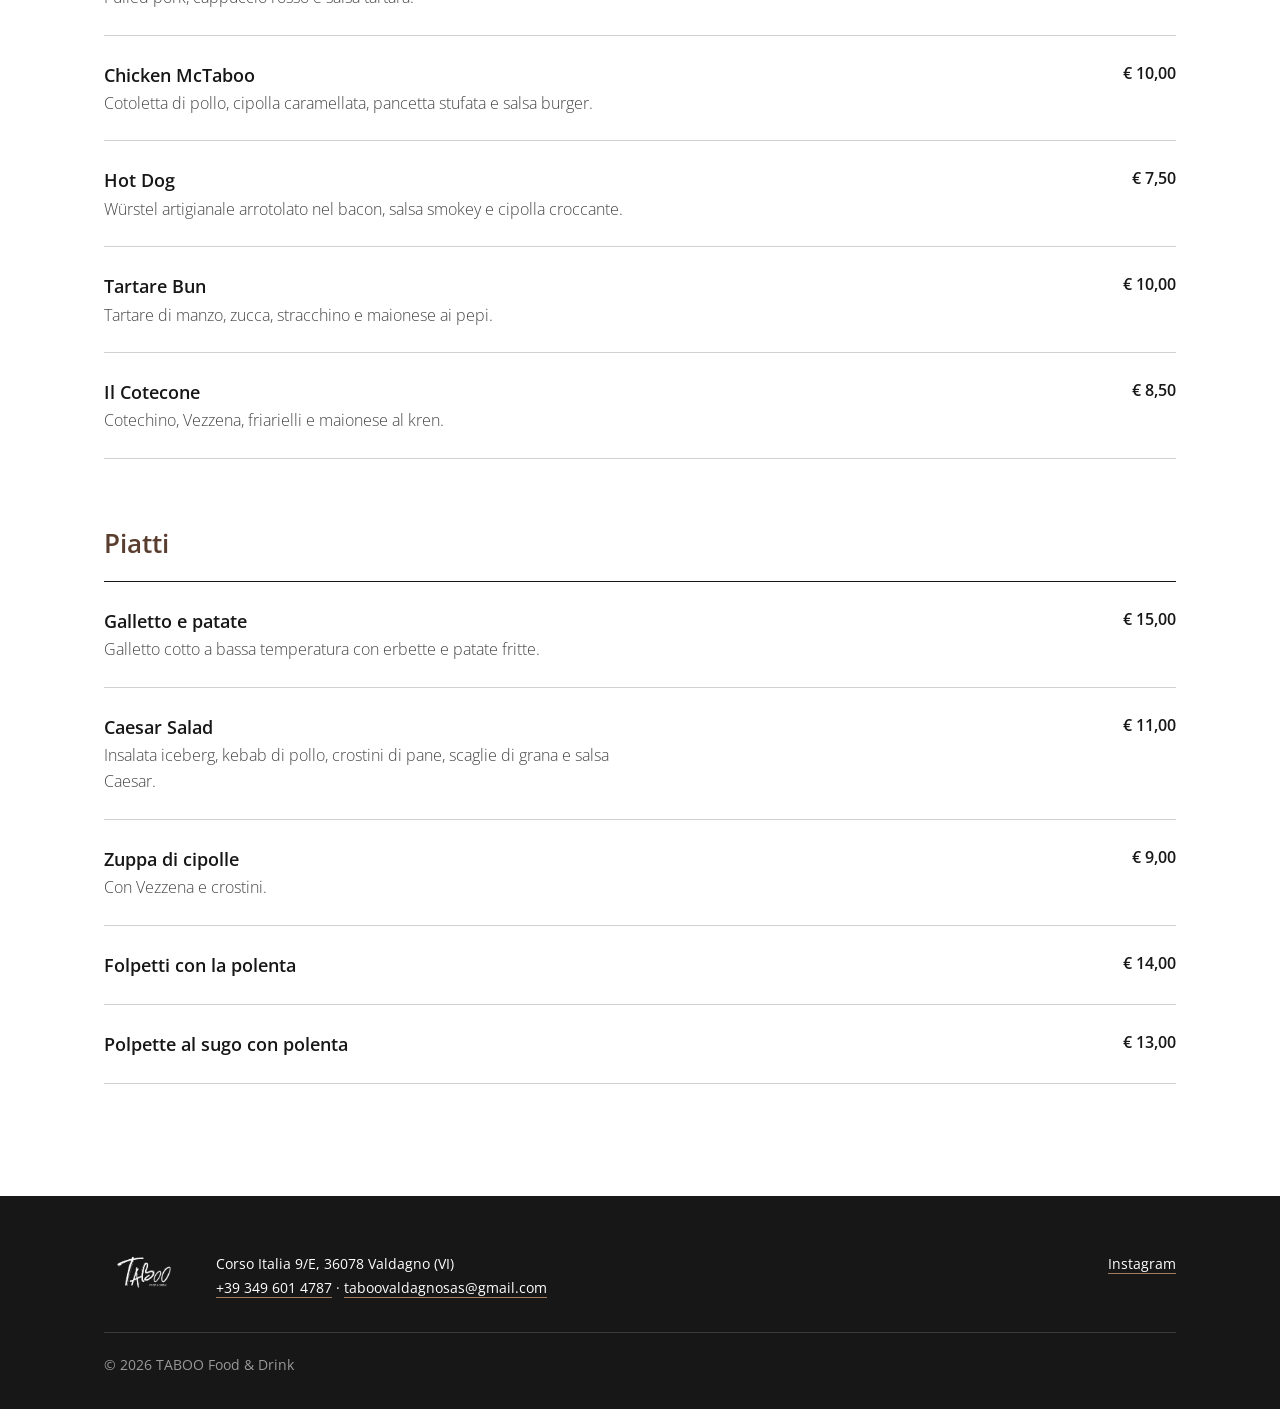
<file: food.html>
<!DOCTYPE html>
<html lang="it">
<head>
  <meta charset="UTF-8">
  <meta name="viewport" content="width=device-width, initial-scale=1">
  <title>Food | TABOO Food & Drink</title>
  <meta name="description" content="La proposta gastronomica di TABOO Food & Drink a Valdagno.">
  <link rel="icon" href="assets/icons/favicon.svg" type="image/svg+xml">
  <link rel="preconnect" href="https://fonts.googleapis.com">
  <link rel="preconnect" href="https://fonts.gstatic.com" crossorigin>
  <link href="https://fonts.googleapis.com/css2?family=Open+Sans:wght@300;400;600;800&display=swap" rel="stylesheet">
  <link rel="stylesheet" href="style.css">
</head>
<body data-page="menu" data-cat="food">
<a class="skip" href="#main">Vai al contenuto</a>
<!-- ============ HEADER (uguale in tutte le pagine) ============ -->
<header class="site-header">
  <a href="index.html" class="brand" aria-label="TABOO Food & Drink - Home">
    <!-- LOGO: assets/logo/logo-taboo.png (se manca compare la scritta TABOO) -->
    <img src="assets/logo/logo-taboo.png" alt="Logo TABOO Food & Drink" onerror="this.replaceWith(Object.assign(document.createElement('span'),{className:'brand-text',textContent:'TABOO'}))">
  </a>
  <button class="nav-toggle" aria-label="Apri il menu di navigazione" aria-expanded="false" aria-controls="nav"><span></span><span></span></button>
  <nav id="nav" class="nav" aria-label="Navigazione principale">
    <a href="index.html">Home</a>
    <div class="has-sub">
      <a href="menu.html" aria-current="page">Menu</a>
      <div class="sub">
        <a href="birre.html">Birre</a>
        <a href="food.html" aria-current="page">Food</a>
        <a href="drinks.html">Drinks</a>
      </div>
    </div>
    <a href="contatti.html">Contatti</a>
  </nav>
</header>
<main id="main">
<section class="page-head"><div class="wrap">
  <p class="crumb"><a href="menu.html">Menu</a> / Food</p>
  <h1>Food</h1><p class="lead" id="intro"></p>
  <div class="menu-tabs"><a href="birre.html">Birre</a><a href="food.html" aria-current="page">Food</a><a href="drinks.html">Drinks</a></div>
</div></section>
<!-- Contenuti: si modificano in script.js (oggetto MENU) -->
<section class="section"><div class="wrap" id="list"><noscript>Attiva JavaScript per vedere il menu.</noscript></div></section>
</main>
<!-- ============ FOOTER (uguale in tutte le pagine) ============ -->
<footer class="footer">
  <div class="wrap footer-in">
    <img src="assets/logo/logo-taboo.png" alt="TABOO" class="footer-logo" onerror="this.replaceWith(Object.assign(document.createElement('span'),{className:'brand-text',textContent:'TABOO'}))">
    <p>Corso Italia 9/E, 36078 Valdagno (VI)<br><a href="tel:+393496014787">+39 349 601 4787</a> · <a href="mailto:taboovaldagnosas@gmail.com">taboovaldagnosas@gmail.com</a></p>
    <p><a href="https://www.instagram.com/taboo_food.drink/" target="_blank" rel="noopener">Instagram</a> 
    <p class="copy">© <span id="year"></span> TABOO Food &amp; Drink</p>
  </div>
</footer>
<script src="script.js"></script>
</body>
</html>
</file>
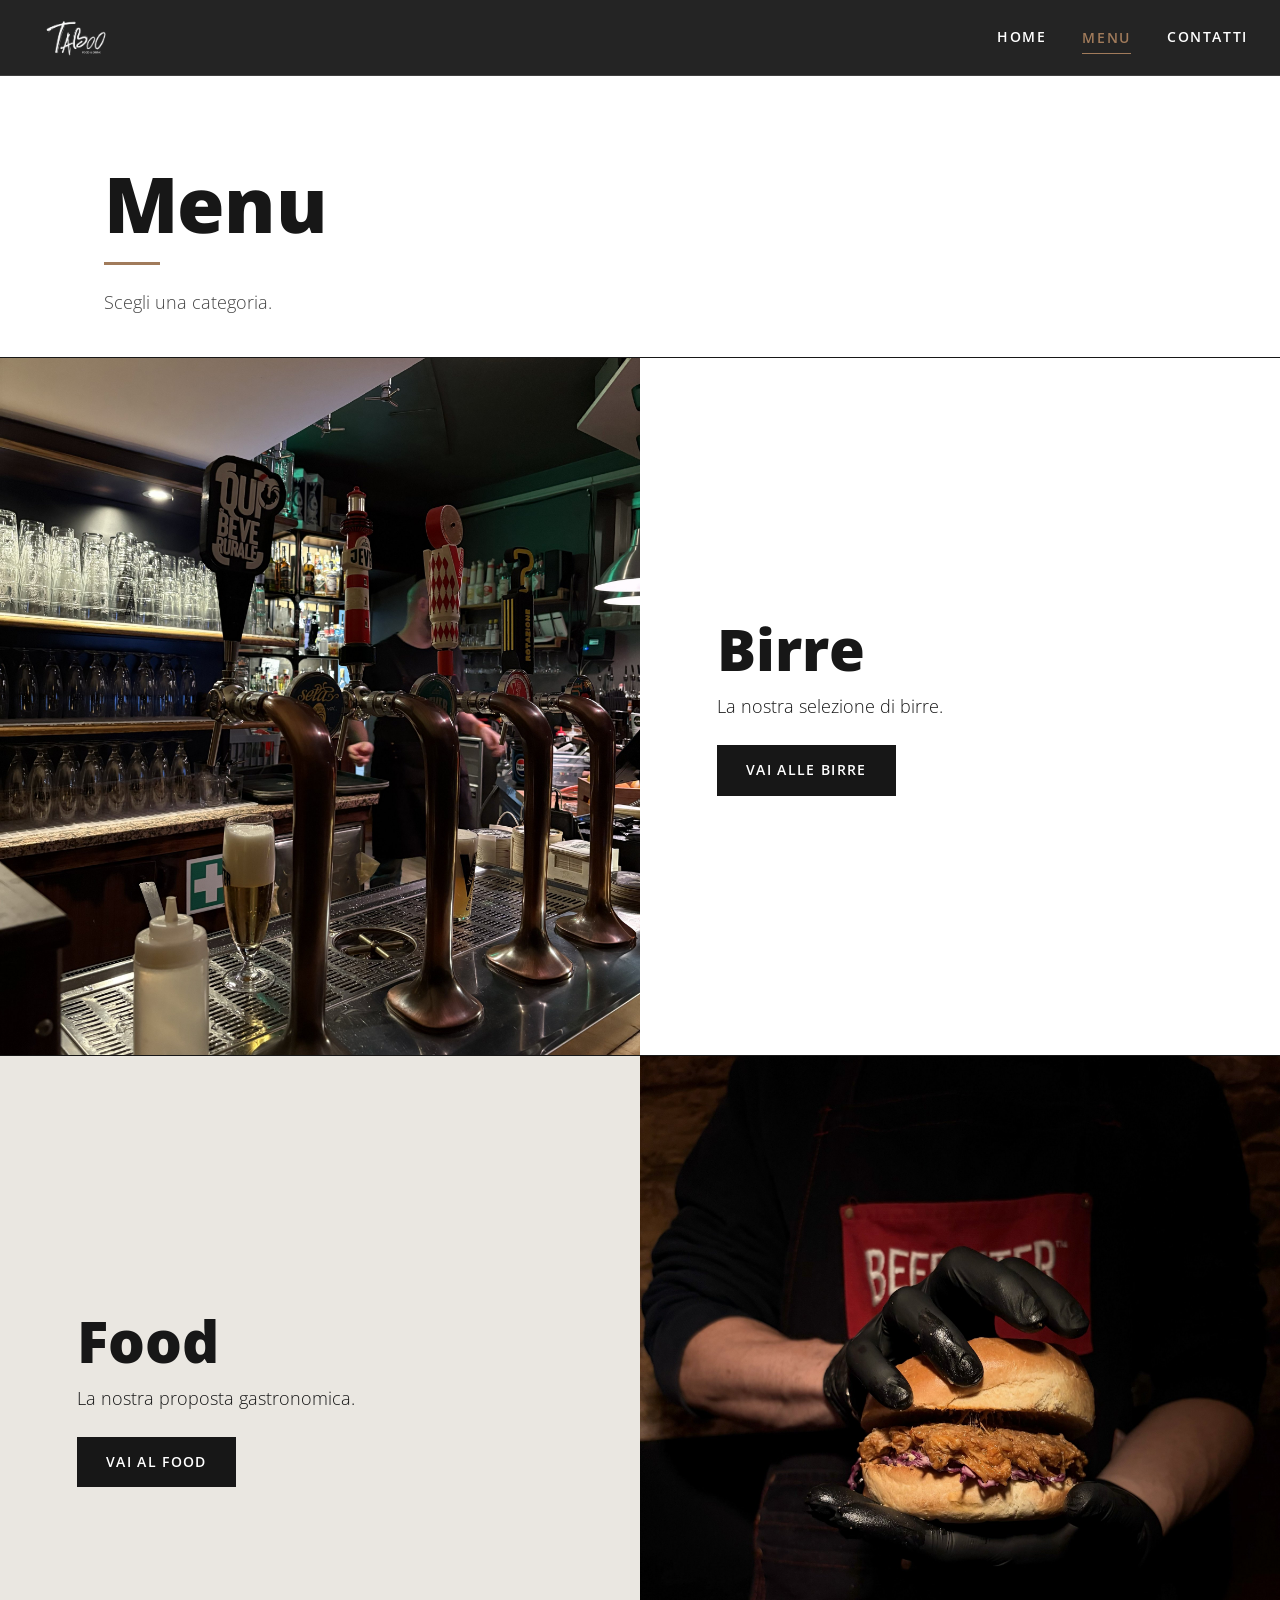
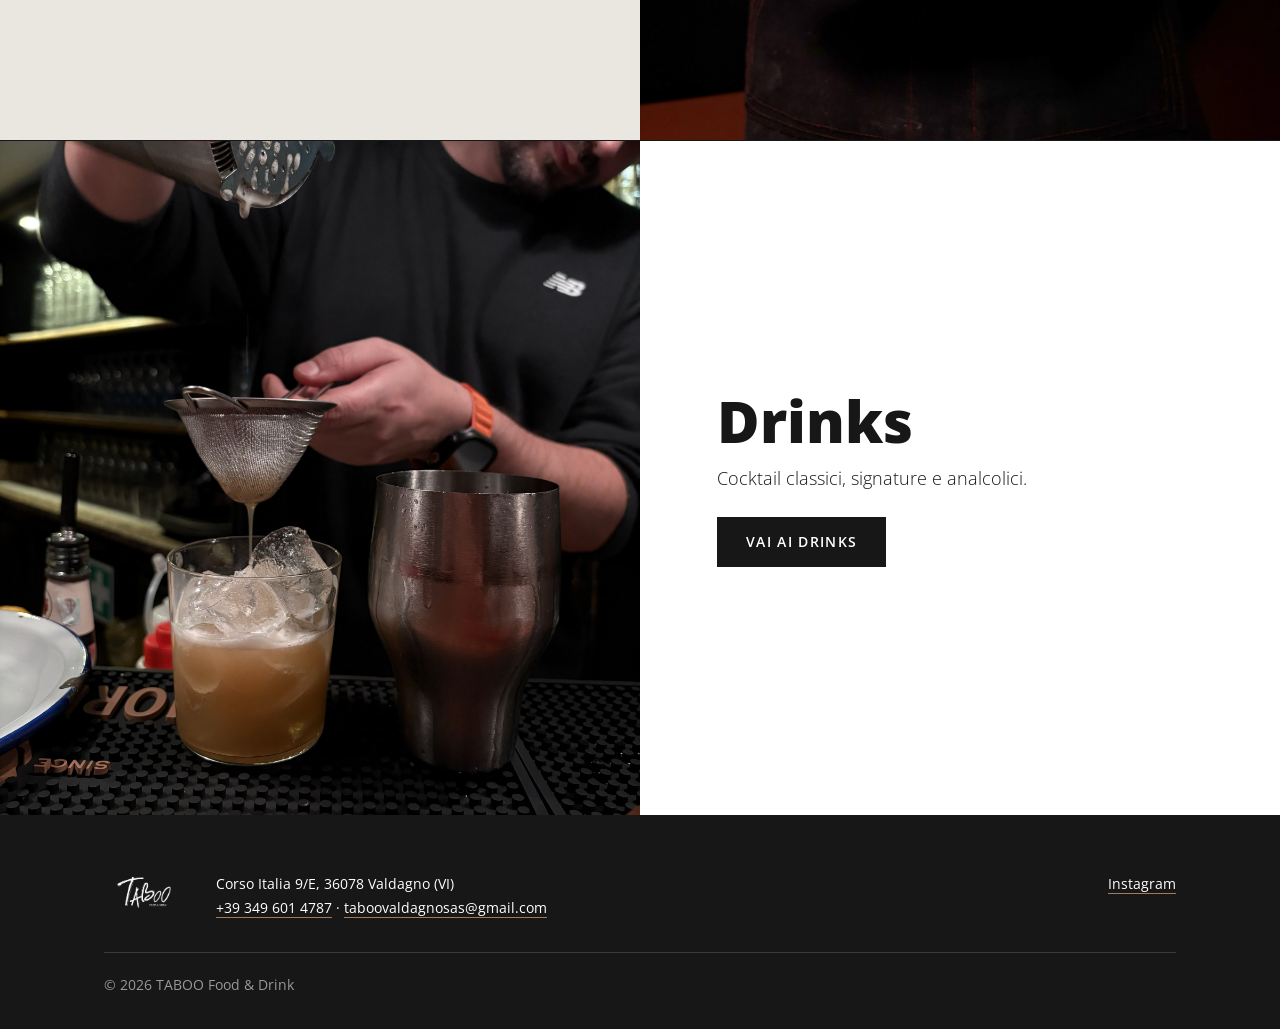
<file: menu.html>
<!DOCTYPE html>
<html lang="it">
<head>
  <meta charset="UTF-8">
  <meta name="viewport" content="width=device-width, initial-scale=1">
  <title>Menu | TABOO Food & Drink</title>
  <meta name="description" content="Il menu di TABOO Food & Drink a Valdagno: birre, food e drinks. Scegli una categoria.">
  <link rel="icon" href="assets/icons/favicon.svg" type="image/svg+xml">
  <link rel="preconnect" href="https://fonts.googleapis.com">
  <link rel="preconnect" href="https://fonts.gstatic.com" crossorigin>
  <link href="https://fonts.googleapis.com/css2?family=Open+Sans:wght@300;400;600;800&display=swap" rel="stylesheet">
  <link rel="stylesheet" href="style.css">
</head>
<body data-page="menu">
<a class="skip" href="#main">Vai al contenuto</a>
<!-- ============ HEADER (uguale in tutte le pagine) ============ -->
<header class="site-header">
  <a href="index.html" class="brand" aria-label="TABOO Food & Drink - Home">
    <!-- LOGO: assets/logo/logo-taboo.png (se manca compare la scritta TABOO) -->
    <img src="assets/logo/logo-taboo.png" alt="Logo TABOO Food & Drink" onerror="this.replaceWith(Object.assign(document.createElement('span'),{className:'brand-text',textContent:'TABOO'}))">
  </a>
  <button class="nav-toggle" aria-label="Apri il menu di navigazione" aria-expanded="false" aria-controls="nav"><span></span><span></span></button>
  <nav id="nav" class="nav" aria-label="Navigazione principale">
    <a href="index.html">Home</a>
    <div class="has-sub">
      <a href="menu.html" aria-current="page">Menu</a>
      <div class="sub">
        <a href="birre.html">Birre</a>
        <a href="food.html">Food</a>
        <a href="drinks.html">Drinks</a>
      </div>
    </div>
    <a href="contatti.html">Contatti</a>
  </nav>
</header>
<main id="main">
<section class="page-head"><div class="wrap"><h1>Menu</h1><p class="lead">Scegli una categoria.</p></div></section>
<!-- Tre blocchi: immagini di copertina delle categorie -->
<section class="menu-blocks">
  <a class="mblock" href="birre.html"><img src="assets/images/menu-birre-cover.jpg" alt="Spillatori di birra alla spina del TABOO" loading="lazy"><div class="mtext"><h2>Birre</h2><p>La nostra selezione di birre.</p><span class="btn">Vai alle birre</span></div></a>
  <a class="mblock rev" href="food.html"><img src="assets/images/menu-food-cover.jpg" alt="Preparazione di un panino TABOO" loading="lazy"><div class="mtext"><h2>Food</h2><p>La nostra proposta gastronomica.</p><span class="btn">Vai al food</span></div></a>
  <a class="mblock" href="drinks.html"><img src="assets/images/menu-drinks-cover.jpg" alt="Preparazione di un cocktail al TABOO" loading="lazy"><div class="mtext"><h2>Drinks</h2><p>Cocktail classici, signature e analcolici.</p><span class="btn">Vai ai drinks</span></div></a>
</section>
</main>
<!-- ============ FOOTER (uguale in tutte le pagine) ============ -->
<footer class="footer">
  <div class="wrap footer-in">
    <img src="assets/logo/logo-taboo.png" alt="TABOO" class="footer-logo" onerror="this.replaceWith(Object.assign(document.createElement('span'),{className:'brand-text',textContent:'TABOO'}))">
    <p>Corso Italia 9/E, 36078 Valdagno (VI)<br><a href="tel:+393496014787">+39 349 601 4787</a> · <a href="mailto:taboovaldagnosas@gmail.com">taboovaldagnosas@gmail.com</a></p>
    <p><a href="https://www.instagram.com/taboo_food.drink/" target="_blank" rel="noopener">Instagram</a> 
    <p class="copy">© <span id="year"></span> TABOO Food &amp; Drink</p>
  </div>
</footer>
<script src="script.js"></script>
</body>
</html>
</file>
<file: style.css>
/* ===== TABOO Food & Drink - stile comune a tutte le pagine ===== */
:root{--nero:#171717;--bianco:#FFFFFF;--marrone:#593D2F;--legno:#A17B5B;--panna:#EAE7E1;--max:1120px;--h:76px}
*{box-sizing:border-box;margin:0;padding:0}
html{scroll-behavior:smooth}
body{font-family:'Open Sans',Arial,sans-serif;color:var(--nero);background:var(--bianco);line-height:1.65}
img{max-width:100%;display:block}
a{color:inherit;text-decoration:none}
:focus-visible{outline:2px solid var(--legno);outline-offset:3px}
.wrap{max-width:var(--max);margin:0 auto;padding:0 24px}
.skip{position:absolute;left:-999px;background:var(--bianco);padding:8px 12px;z-index:100}.skip:focus{left:8px;top:8px}
main{padding-top:var(--h)}
main:has(.hero){padding-top:0}

/* Header sticky */
.site-header{position:fixed;inset:0 0 auto 0;height:var(--h);z-index:50;display:flex;align-items:center;justify-content:space-between;padding:0 32px;background:rgba(23,23,23,.94);backdrop-filter:blur(6px);border-bottom:1px solid rgba(255,255,255,.12)}
.brand img{height:44px;width:auto}
.brand-text{font-weight:800;letter-spacing:.18em;color:var(--bianco);font-size:1.4rem}
.nav{display:flex;gap:36px;align-items:center}
.nav a{color:var(--bianco);font-size:.85rem;letter-spacing:.12em;text-transform:uppercase;font-weight:600;padding:6px 0;border-bottom:1px solid transparent;transition:border-color .3s,color .3s}
.nav a:hover,.nav a[aria-current=page]{border-color:var(--legno);color:var(--legno)}
.has-sub{position:relative}
.sub{position:absolute;top:100%;left:-20px;min-width:170px;padding:14px 20px;background:var(--nero);border-top:2px solid var(--legno);display:none;flex-direction:column;gap:4px}
.has-sub:hover .sub,.has-sub:focus-within .sub{display:flex}
.nav-toggle{display:none;background:none;border:0;width:44px;height:44px;cursor:pointer;position:relative}
.nav-toggle span{position:absolute;left:10px;right:10px;height:2px;background:var(--bianco);transition:transform .3s,top .3s}
.nav-toggle span:first-child{top:16px}.nav-toggle span:last-child{top:26px}
.nav-toggle[aria-expanded=true] span:first-child{top:21px;transform:rotate(45deg)}
.nav-toggle[aria-expanded=true] span:last-child{top:21px;transform:rotate(-45deg)}

/* Hero (home) */
.hero{position:relative;min-height:100vh;min-height:100svh;display:flex;align-items:flex-end;color:var(--bianco);background:var(--nero);overflow:hidden}
.hero-img{position:absolute;inset:0;width:100%;height:100%;object-fit:cover;object-position:56% center;opacity:.82}
.hero::after{content:"";position:absolute;inset:0;background:linear-gradient(0deg,rgba(23,23,23,.85),rgba(23,23,23,0) 60%)}
.hero-content{position:relative;z-index:2;width:100%;max-width:var(--max);margin:0 auto;padding:140px 24px 72px;animation:rise 1s ease both}
.hero-logo{width:min(420px,70vw);height:auto}
.hero-content .brand-text{font-size:clamp(4rem,14vw,9rem);letter-spacing:.12em;line-height:1}
.hero-sub{margin-top:14px;font-size:1.1rem;letter-spacing:.5em;text-transform:uppercase;font-weight:300;color:var(--legno);padding-bottom:18px;border-bottom:1px solid rgba(255,255,255,.3);display:inline-block}
.hero-intro{max-width:46ch;margin-top:24px;font-weight:300;font-size:1.1rem}
.hero-actions{display:flex;gap:14px;flex-wrap:wrap;margin-top:32px}
@keyframes rise{from{opacity:0;transform:translateY(24px)}to{opacity:1;transform:none}}

/* Pulsanti e link */
.btn{display:inline-block;padding:13px 28px;background:var(--bianco);color:var(--nero);border:1px solid var(--bianco);font-size:.85rem;font-weight:600;letter-spacing:.1em;text-transform:uppercase;transition:background .3s,color .3s,border-color .3s;cursor:pointer}
.btn:hover{background:var(--legno);border-color:var(--legno);color:var(--bianco)}
.btn-ghost{background:transparent;color:var(--bianco)}
.btn-ghost-dark{background:transparent;color:var(--nero);border-color:var(--nero)}
.btn-ghost-dark:hover{background:var(--nero);border-color:var(--nero)}
.link{border-bottom:1px solid var(--legno);transition:color .3s}.link:hover{color:var(--legno)}

/* Intestazione pagina */
.page-head{padding:88px 0 40px}
h1{font-size:clamp(2.6rem,7vw,4.8rem);font-weight:800;line-height:1.05;letter-spacing:-.01em;padding-bottom:20px;position:relative}
h1::after{content:"";position:absolute;left:0;bottom:0;width:56px;height:3px;background:var(--legno)}
h3{font-size:1.05rem;font-weight:600;margin:28px 0 6px}
.lead{max-width:60ch;margin-top:22px;font-weight:300;font-size:1.15rem;color:#444}
.crumb{font-size:.85rem;color:var(--marrone);font-weight:600;margin-bottom:12px}
.section{padding:24px 0 112px}
.menu-tabs{display:flex;margin-top:40px;border-top:1px solid var(--nero)}
.menu-tabs a{flex:1;text-align:center;padding:18px 8px;font-weight:600;border-bottom:1px solid var(--nero);transition:background .3s,color .3s}
.menu-tabs a+a{border-left:1px solid var(--nero)}
.menu-tabs a:hover,.menu-tabs a[aria-current=page]{background:var(--nero);color:var(--bianco)}

/* Pagina Menu: tre blocchi */
.menu-blocks{border-top:1px solid var(--nero)}
.mblock{display:grid;grid-template-columns:1fr 1fr;border-bottom:1px solid var(--nero);min-height:360px}
.mblock img{width:100%;height:100%;object-fit:cover;background:var(--nero)}
.mblock.rev img{order:2}
.mtext{display:flex;flex-direction:column;justify-content:center;align-items:flex-start;gap:12px;padding:48px clamp(24px,6vw,96px)}
.mtext h2{font-size:clamp(2.2rem,5vw,3.6rem);font-weight:800;line-height:1.1}
.mtext p{font-weight:300;font-size:1.1rem}
.mtext .btn{background:var(--nero);color:var(--bianco);border-color:var(--nero);margin-top:12px}
.mblock:hover .btn{background:var(--legno);border-color:var(--legno)}
.mblock:nth-child(even) .mtext{background:var(--panna)}

/* Elenchi prodotti */
.cat-title{font-size:1.6rem;font-weight:600;margin:64px 0 0;color:var(--marrone)}
.cat-title:first-child{margin-top:0}
.cat-desc{font-weight:300;margin-top:4px}
.list{margin-top:16px;border-top:1px solid var(--nero)}
.item{display:grid;grid-template-columns:1fr auto;gap:6px 32px;padding:24px 0;border-bottom:1px solid rgba(23,23,23,.2)}
.item.has-img{grid-template-columns:110px 1fr auto}
.item img{width:110px;height:110px;object-fit:cover;background:var(--panna)}
.item img[src*="assets/images/drinks/"]{object-fit:contain;background:transparent;padding:6px}
.item img[src*="assets/images/beers/"]{object-fit:contain;background:transparent;padding:4px}
.item-name{font-weight:600;font-size:1.15rem}
.item-meta{font-size:.85rem;color:var(--marrone);font-weight:600}
.item-desc{font-weight:300;color:#444;max-width:62ch}
.item-price{font-weight:600;white-space:normal;text-align:right}
.compact-list{display:grid;grid-template-columns:repeat(2,minmax(0,1fr));column-gap:28px}
.compact-item{display:flex;justify-content:space-between;align-items:baseline;gap:16px;padding:12px 0;border-bottom:1px solid rgba(23,23,23,.2);font-weight:600}
.compact-item strong{white-space:nowrap;font-weight:600}

/* Contatti */
.contact-grid{display:grid;grid-template-columns:1fr 1.3fr;gap:56px}
.contact-info p{margin-bottom:10px}
.contact-info .btn{background:var(--nero);color:var(--bianco);border-color:var(--nero);padding:11px 22px}
.contact-info .btn:hover{background:var(--legno);border-color:var(--legno)}
.contact-info .btn-ghost-dark{background:transparent;color:var(--nero)}
.contact-info .btn-ghost-dark:hover{background:var(--nero);color:var(--bianco)}
.hours{display:grid;grid-template-columns:auto 1fr;gap:4px 24px;font-weight:300}
.hours dt{font-weight:600}
.map{min-height:460px;border:1px solid var(--nero)}
.map iframe{width:100%;height:100%;min-height:460px;border:0;filter:grayscale(1)}

/* Footer */
.footer{background:var(--nero);color:var(--bianco);padding:56px 0 32px;font-size:.9rem}
.footer-in{display:grid;grid-template-columns:auto 1fr auto;gap:32px;align-items:start}
.footer-logo{height:40px;width:auto}
.footer a{border-bottom:1px solid var(--legno)}
.copy{grid-column:1/-1;border-top:1px solid rgba(255,255,255,.15);padding-top:20px;color:#999}

/* Responsive */
@media (max-width:860px){
  .site-header{padding:0 16px}
  .nav-toggle{display:block}
  .nav{position:fixed;top:var(--h);left:0;right:0;flex-direction:column;align-items:stretch;gap:0;background:var(--nero);padding:8px 24px 24px;transform:translateY(-120%);transition:transform .35s;visibility:hidden;max-height:calc(100vh - var(--h));overflow:auto}
  .nav.open{transform:none;visibility:visible}
  .nav a{display:block;padding:16px 0;border-bottom:1px solid rgba(255,255,255,.12)}
  .sub{position:static;display:flex;border:0;padding:0 0 0 16px;min-width:0}
  .sub a{font-weight:400;padding:12px 0}
  .mblock,.contact-grid{grid-template-columns:1fr}
  .mblock img{height:240px}.mblock.rev img{order:0}
  .contact-grid{gap:32px}
  .footer-in{grid-template-columns:1fr}
  .item.has-img{grid-template-columns:76px 1fr}
  .item.has-img .item-price{grid-column:2;text-align:left}
  .item img{width:76px;height:76px}
  .compact-list{grid-template-columns:1fr}
}
@media (prefers-reduced-motion:reduce){*{animation:none!important;transition:none!important}html{scroll-behavior:auto}}
</file>
